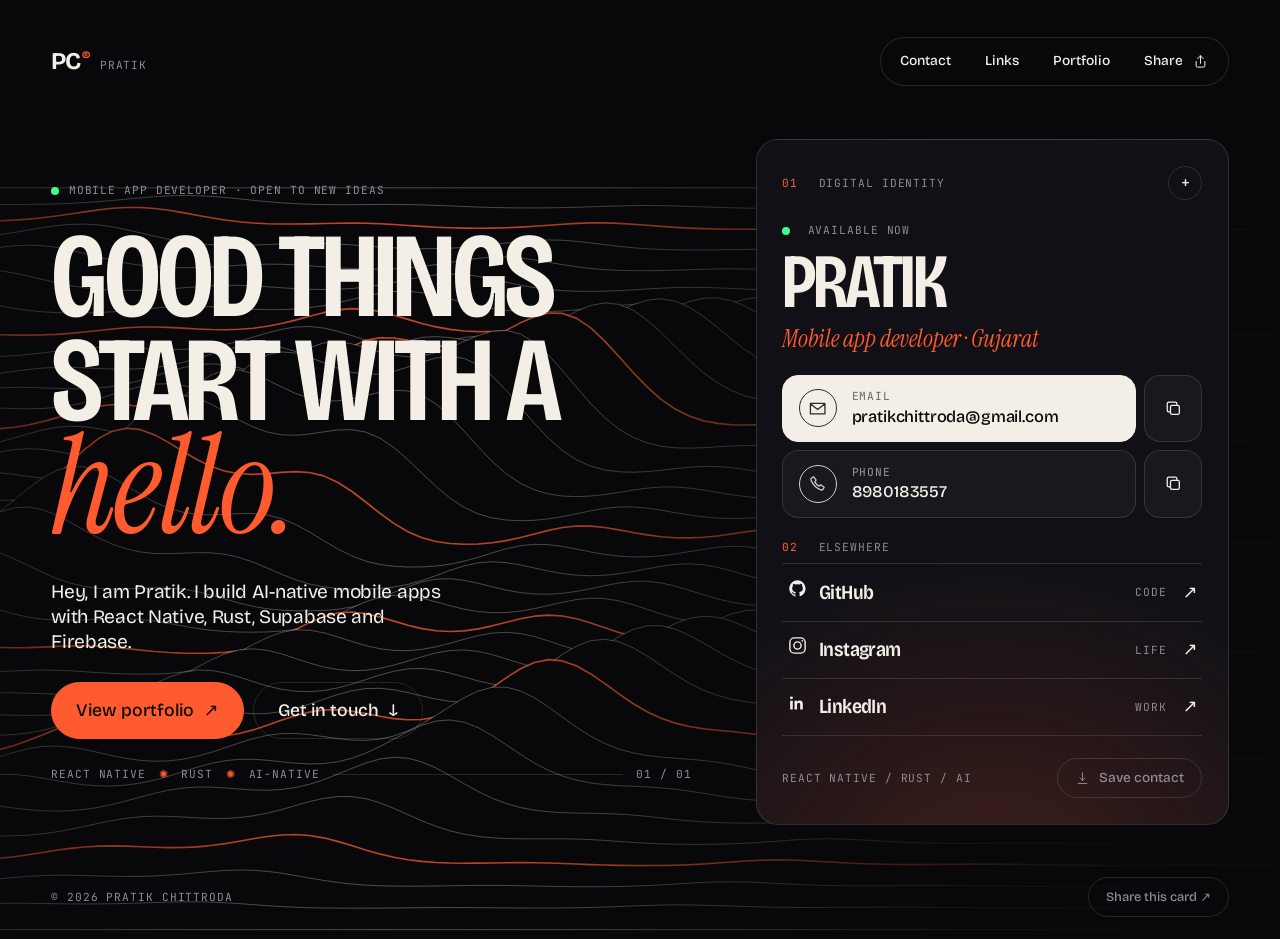
<file: Personal card/index.html>
<!doctype html>
<html lang="en">
  <head>
    <meta charset="UTF-8" />
    <meta name="viewport" content="width=device-width, initial-scale=1.0" />
    <meta name="theme-color" content="#08080b" />
    <meta name="description" content="Contact card of Pratik Chittroda, a mobile app developer in Gujarat, India building AI-native apps with React Native, Rust, Supabase and Firebase. Email, phone, links and portfolio." />
    <title>Pratik Chittroda — Digital card &amp; contact</title>
    <link rel="canonical" href="https://portfolio-card-ten-nu.vercel.app/" />
    <meta name="robots" content="index, follow, max-image-preview:large" />
    <meta name="author" content="Pratik Chittroda" />
    <meta property="og:type" content="profile" />
    <meta property="og:site_name" content="Pratik Chittroda" />
    <meta property="og:title" content="Pratik Chittroda — Digital card &amp; contact" />
    <meta property="og:description" content="Contact card of Pratik Chittroda, a mobile app developer in Gujarat, India building AI-native apps with React Native, Rust, Supabase and Firebase. Email, phone, links and portfolio." />
    <meta property="og:url" content="https://portfolio-card-ten-nu.vercel.app/" />
    <meta property="og:image" content="https://portfolio-card-ten-nu.vercel.app/portfolio/og.png" />
    <meta property="og:image:width" content="1200" />
    <meta property="og:image:height" content="630" />
    <meta property="og:image:alt" content="I build apps that feel alive — Pratik Chittroda, mobile app developer" />
    <meta property="og:locale" content="en_IN" />
    <meta name="twitter:card" content="summary_large_image" />
    <meta name="twitter:title" content="Pratik Chittroda — Digital card &amp; contact" />
    <meta name="twitter:description" content="Contact card of Pratik Chittroda, a mobile app developer in Gujarat, India building AI-native apps with React Native, Rust, Supabase and Firebase. Email, phone, links and portfolio." />
    <meta name="twitter:image" content="https://portfolio-card-ten-nu.vercel.app/portfolio/og.png" />
    <script type="application/ld+json">{"@context": "https://schema.org", "@graph": [{"@type": "WebSite", "@id": "https://portfolio-card-ten-nu.vercel.app/#site", "url": "https://portfolio-card-ten-nu.vercel.app/", "name": "Pratik Chittroda", "inLanguage": "en"}, {"@type": "ProfilePage", "@id": "https://portfolio-card-ten-nu.vercel.app/#page", "url": "https://portfolio-card-ten-nu.vercel.app/", "name": "Pratik Chittroda — Digital card", "isPartOf": {"@id": "https://portfolio-card-ten-nu.vercel.app/#site"}, "mainEntity": {"@id": "https://portfolio-card-ten-nu.vercel.app/#pratik"}}, {"@type": "Person", "@id": "https://portfolio-card-ten-nu.vercel.app/#pratik", "name": "Pratik Chittroda", "givenName": "Pratik", "familyName": "Chittroda", "alternateName": ["Pratik Chitroda", "Pratik", "Chittroda", "Chitroda"], "jobTitle": "Mobile App Developer", "description": "Mobile app developer building AI-native apps with React Native, Rust, Supabase and Firebase.", "url": "https://portfolio-card-ten-nu.vercel.app/portfolio/", "image": "https://portfolio-card-ten-nu.vercel.app/portfolio/og.png", "sameAs": ["https://github.com/pratikchittroda-cpu", "https://www.linkedin.com/in/pratik-chittroda/", "https://www.instagram.com/pratik.limitless"], "address": {"@type": "PostalAddress", "addressRegion": "Gujarat", "addressCountry": "IN"}, "knowsAbout": ["React Native", "Expo", "Rust", "Supabase", "Firebase", "TypeScript", "Mobile app development", "AI-native apps"]}]}</script>
    <link rel="icon" type="image/svg+xml" href="/portfolio/favicon.svg" />
    <link rel="preload" href="public/fonts/bricolage.woff2" as="font" type="font/woff2" crossorigin />
    <link rel="stylesheet" href="styles.css" />
  </head>
  <body>
    <main class="stage" id="top">
      <canvas class="waves" id="waves" aria-hidden="true"></canvas>
      <input class="card-zoom-toggle" id="cardZoomToggle" type="checkbox" aria-label="Focus card" />

      <header class="site-header shell">
        <a class="brand" href="#top" aria-label="Pratik home">
          <span class="brand-mark">PC<sup>®</sup></span>
          <span class="brand-name">Pratik</span>
        </a>
        <nav class="masthead-nav" aria-label="Primary navigation">
          <a href="#identity-card">Contact</a>
          <a href="#links">Links</a>
          <a href="/portfolio">Portfolio</a>
          <button class="share-button" id="shareTop" type="button" aria-label="Share this card">
            <span>Share</span>
            <svg viewBox="0 0 24 24" aria-hidden="true"><path d="M12 15V3m0 0L7.5 7.5M12 3l4.5 4.5M5 12v7a2 2 0 0 0 2 2h10a2 2 0 0 0 2-2v-7" /></svg>
          </button>
        </nav>
      </header>

      <section class="identity-layout shell" aria-label="Pratik's digital identity card">
        <div class="intro-panel">
          <p class="eyebrow"><span class="pulse"></span><span id="availability">Mobile app developer · Open to new ideas</span></p>
          <h1><span>Good things</span><span>start with a</span><em>hello.</em></h1>
          <p class="intro-copy" id="displayBio">Hey, I'm Pratik. I build AI-native mobile apps with React Native, Rust, Supabase and Firebase.</p>
          <div class="intro-actions">
            <a class="primary-link" id="websiteLink" href="/portfolio"><span>View portfolio</span><i aria-hidden="true">↗</i></a>
            <a class="text-link" href="#identity-card"><span>Get in touch</span><i aria-hidden="true">↓</i></a>
          </div>
          <div class="intro-foot" aria-hidden="true">
            <span>React Native</span><b>✺</b><span>Rust</span><b>✺</b><span>AI-native</span>
            <span class="foot-rule"></span>
            <span>01 / 01</span>
          </div>
        </div>

        <section class="identity-card" id="identity-card" aria-label="Contact card">
          <div class="card-outline" aria-hidden="true"></div>
          <div class="card-header">
            <span class="card-kicker"><b>01</b> Digital identity</span>
            <label class="card-mark" for="cardZoomToggle" title="Focus card">+</label>
          </div>

          <div class="card-body">
            <div class="card-info">
              <div class="card-identity">
                <p class="status-line"><span class="pulse"></span> Available now</p>
                <h2 id="displayName">Pratik</h2>
                <p class="role" id="displayRole">Mobile app developer</p>
              </div>

              <div class="contact-actions" aria-label="Contact actions">
                <div class="contact-row">
                  <a class="contact-anchor action-primary" id="emailLink" href="#" aria-label="Add email">
                    <span class="contact-icon" aria-hidden="true"><svg viewBox="0 0 24 24"><path d="M3 5.5h18v13H3zM3 6l9 7 9-7" /></svg></span>
                    <span class="contact-copy"><small>Email</small><strong id="emailText">Add email</strong></span>
                  </a>
                  <button class="copy-action" data-field="email" type="button" aria-label="Copy email"><svg viewBox="0 0 24 24" aria-hidden="true"><rect x="8" y="8" width="11" height="11" rx="2" /><path d="M16 8V6a2 2 0 0 0-2-2H6a2 2 0 0 0-2 2v8a2 2 0 0 0 2 2h2" /></svg></button>
                </div>
                <div class="contact-row">
                  <a class="contact-anchor" id="phoneLink" href="#" aria-label="Add phone">
                    <span class="contact-icon" aria-hidden="true"><svg viewBox="0 0 24 24"><path d="M7 3.5 4.5 5a2 2 0 0 0-.8 2.5c2.4 6.2 6.1 9.9 12.3 12.3a2 2 0 0 0 2.5-.8l1.5-2.5-4.2-3.1-2.1 1.7a14.3 14.3 0 0 1-5.3-5.3l1.7-2.1z" /></svg></span>
                    <span class="contact-copy"><small>Phone</small><strong id="phoneText">Add phone</strong></span>
                  </a>
                  <button class="copy-action" data-field="phone" type="button" aria-label="Copy phone"><svg viewBox="0 0 24 24" aria-hidden="true"><rect x="8" y="8" width="11" height="11" rx="2" /><path d="M16 8V6a2 2 0 0 0-2-2H6a2 2 0 0 0-2 2v8a2 2 0 0 0 2 2h2" /></svg></button>
                </div>
              </div>

              <div class="card-links" id="links">
                <div class="links-label"><span><b>02</b> Elsewhere</span></div>
                <nav class="social-links" aria-label="Social links">
                  <a class="social-link" data-social="github" href="#" aria-label="GitHub">
                    <span class="social-name"><span class="social-icon" aria-hidden="true"><svg viewBox="0 0 24 24"><path d="M12 2.5a9.5 9.5 0 0 0-3 18.51c.48.09.65-.21.65-.46v-1.7c-2.64.58-3.2-1.12-3.2-1.12-.43-1.1-1.05-1.4-1.05-1.4-.86-.59.07-.58.07-.58.95.07 1.45.98 1.45.98.85 1.45 2.22 1.03 2.76.79.09-.61.33-1.03.6-1.27-2.11-.24-4.33-1.06-4.33-4.7 0-1.04.37-1.89.98-2.56-.1-.24-.43-1.21.09-2.53 0 0 .8-.26 2.62.98a9.1 9.1 0 0 1 4.76 0c1.82-1.24 2.62-.98 2.62-.98.52 1.32.19 2.29.09 2.53.61.67.98 1.52.98 2.56 0 3.65-2.22 4.46-4.34 4.7.34.29.64.84.64 1.69v2.51c0 .25.17.55.65.46A9.5 9.5 0 0 0 12 2.5Z" /></svg></span> GitHub</span><span class="social-subtitle">Code</span><i aria-hidden="true">↗</i>
                  </a>
                  <a class="social-link" data-social="instagram" href="#" aria-label="Instagram">
                    <span class="social-name"><span class="social-icon" aria-hidden="true"><svg viewBox="0 0 24 24"><rect x="3.3" y="3.3" width="17.4" height="17.4" rx="5" /><circle cx="12" cy="12" r="4.1" /><circle cx="17.5" cy="6.6" r="1" class="social-dot" /></svg></span> Instagram</span><span class="social-subtitle">Life</span><i aria-hidden="true">↗</i>
                  </a>
                  <a class="social-link" data-social="linkedin" href="#" aria-label="LinkedIn">
                    <span class="social-name"><span class="social-icon" aria-hidden="true"><svg viewBox="0 0 24 24"><path d="M5.1 8.4A1.7 1.7 0 1 1 5.1 5a1.7 1.7 0 0 1 0 3.4ZM3.6 10h3v10h-3V10Zm5.1 0h2.9v1.37h.04c.4-.76 1.38-1.56 2.84-1.56 3.03 0 3.59 1.99 3.59 4.58V20h-3v-4.98c0-1.19-.02-2.72-1.66-2.72s-1.92 1.3-1.92 2.64V20h-2.9V10Z" /></svg></span> LinkedIn</span><span class="social-subtitle">Work</span><i aria-hidden="true">↗</i>
                  </a>
                </nav>
              </div>
            </div>
          </div>

          <div class="card-footer">
            <span class="footer-note">React Native / Rust / AI</span>
            <button class="save-button" id="saveContact" type="button"><svg viewBox="0 0 24 24" aria-hidden="true"><path d="M12 3v12m0 0 4-4m-4 4-4-4M5 20h14" /></svg><span>Save contact</span></button>
          </div>
        </section>
      </section>

      <div class="stage-footer shell">
        <span>© 2026 Pratik Chittroda</span>
        <button class="share-trigger" id="qrTrigger" type="button">Share this card ↗</button>
      </div>
    </main>

    <div class="toast" id="toast" role="status" aria-live="polite"><span class="toast-check">✓</span><span id="toastText">Copied to clipboard</span></div>

    <dialog class="contact-dialog" id="contactDialog" aria-labelledby="dialogTitle">
      <div class="dialog-inner">
        <button class="dialog-close" id="dialogClose" type="button" aria-label="Close share dialog">×</button>
        <p class="eyebrow"><span class="pulse"></span> Share this card</p>
        <h2 id="dialogTitle">Pass it along.</h2>
        <label class="share-field" for="shareUrl"><span>Public card URL</span><input id="shareUrl" type="url" readonly value="" /></label>
        <button class="copy-link" id="copyLink" type="button"><span>Copy link</span><i aria-hidden="true">⧉</i></button>
        <p class="dialog-hint" id="dialogHint">Copy the link and send it to someone who should say hello.</p>
        <button class="dialog-save" id="dialogSave" type="button"><svg viewBox="0 0 24 24" aria-hidden="true"><path d="M12 3v12m0 0 4-4m-4 4-4-4M5 20h14" /></svg><span>Save contact</span></button>
      </div>
    </dialog>

    <script src="app.js"></script>
    <script src="public/waves.js" defer></script>
  </body>
</html>
</file>
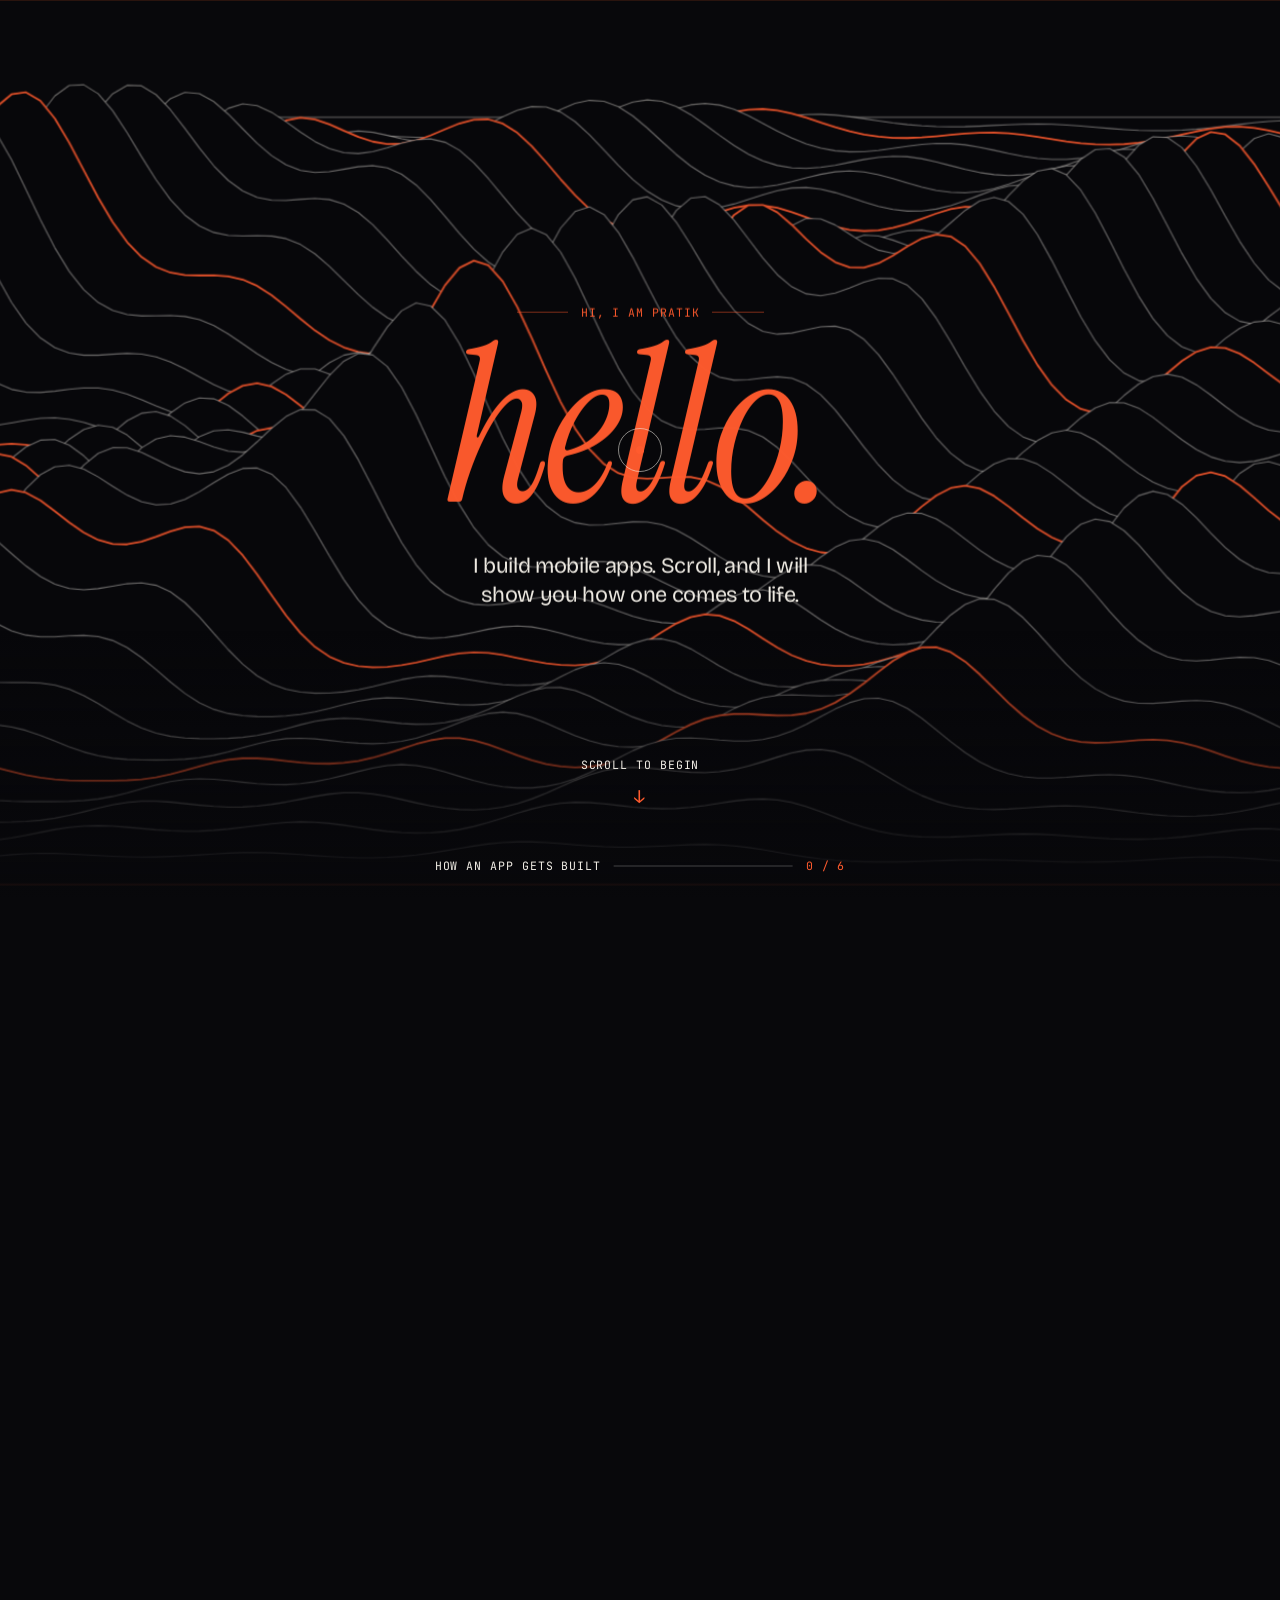
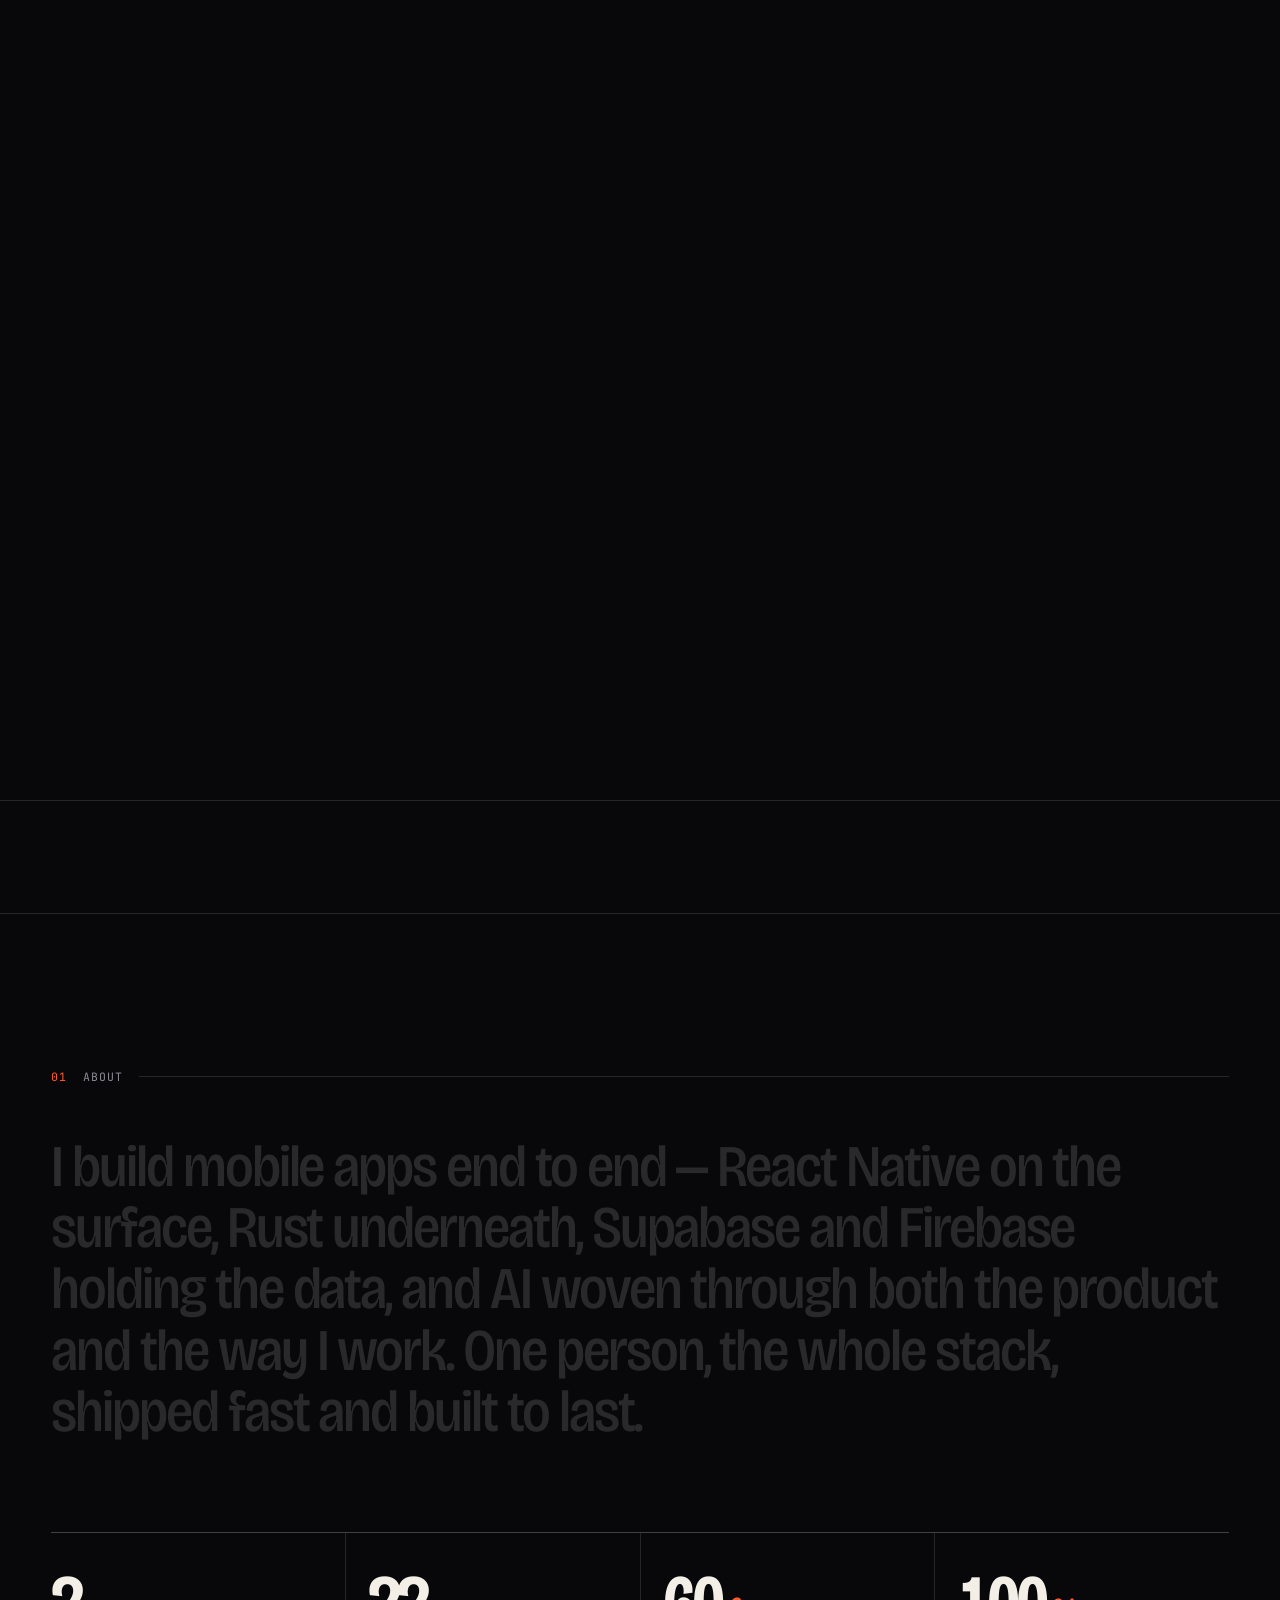
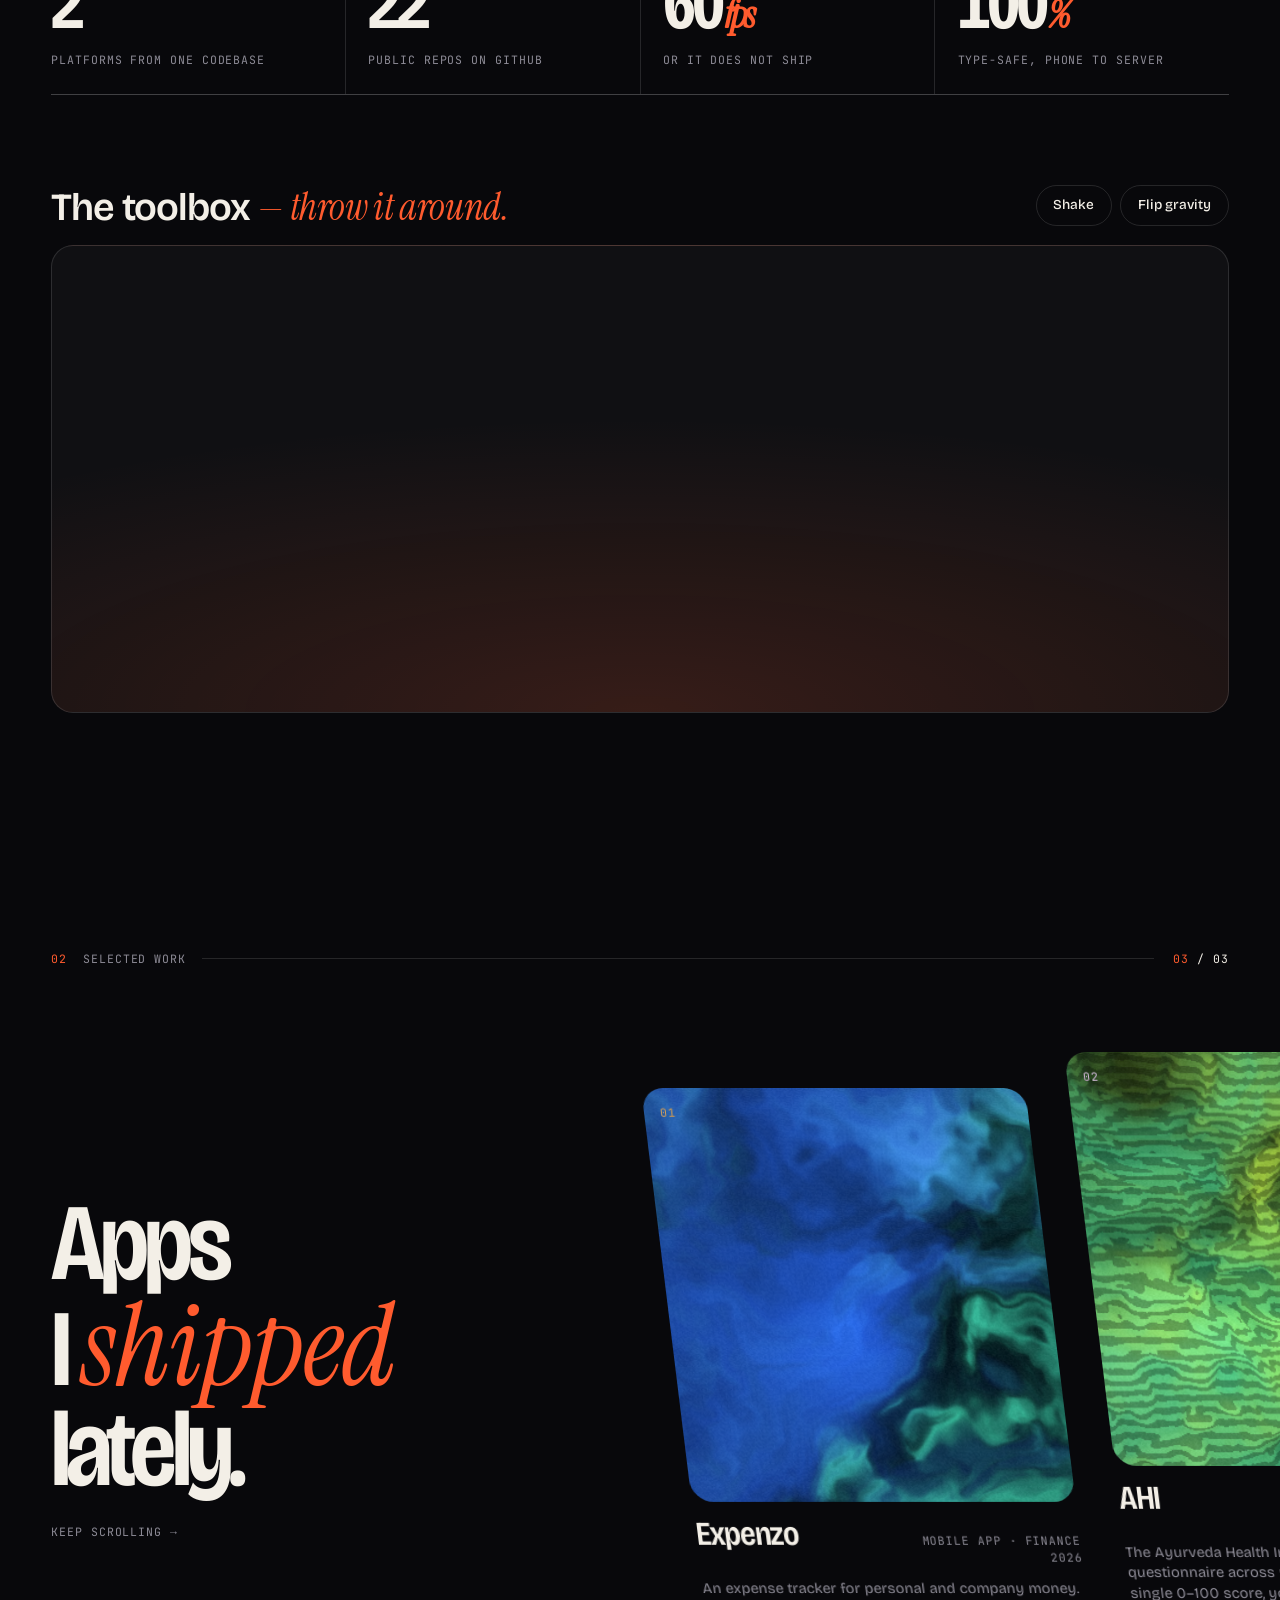
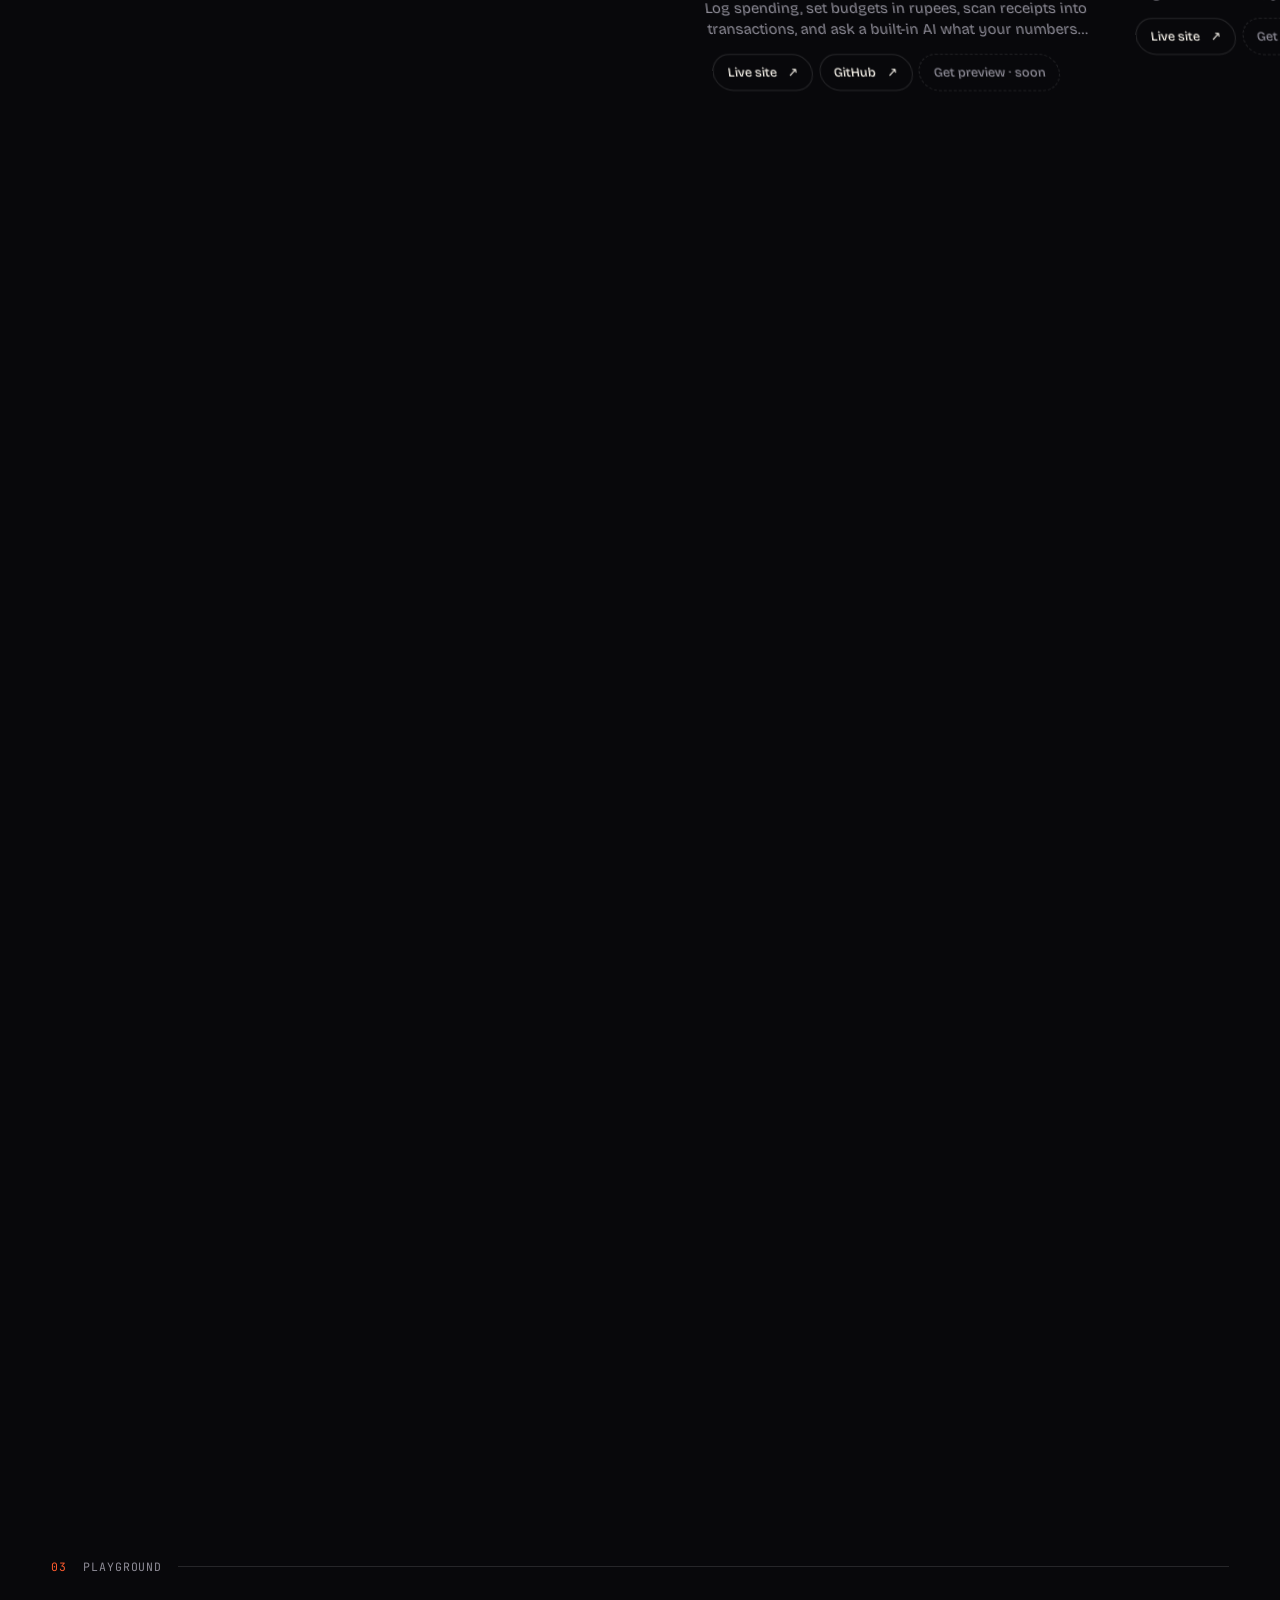
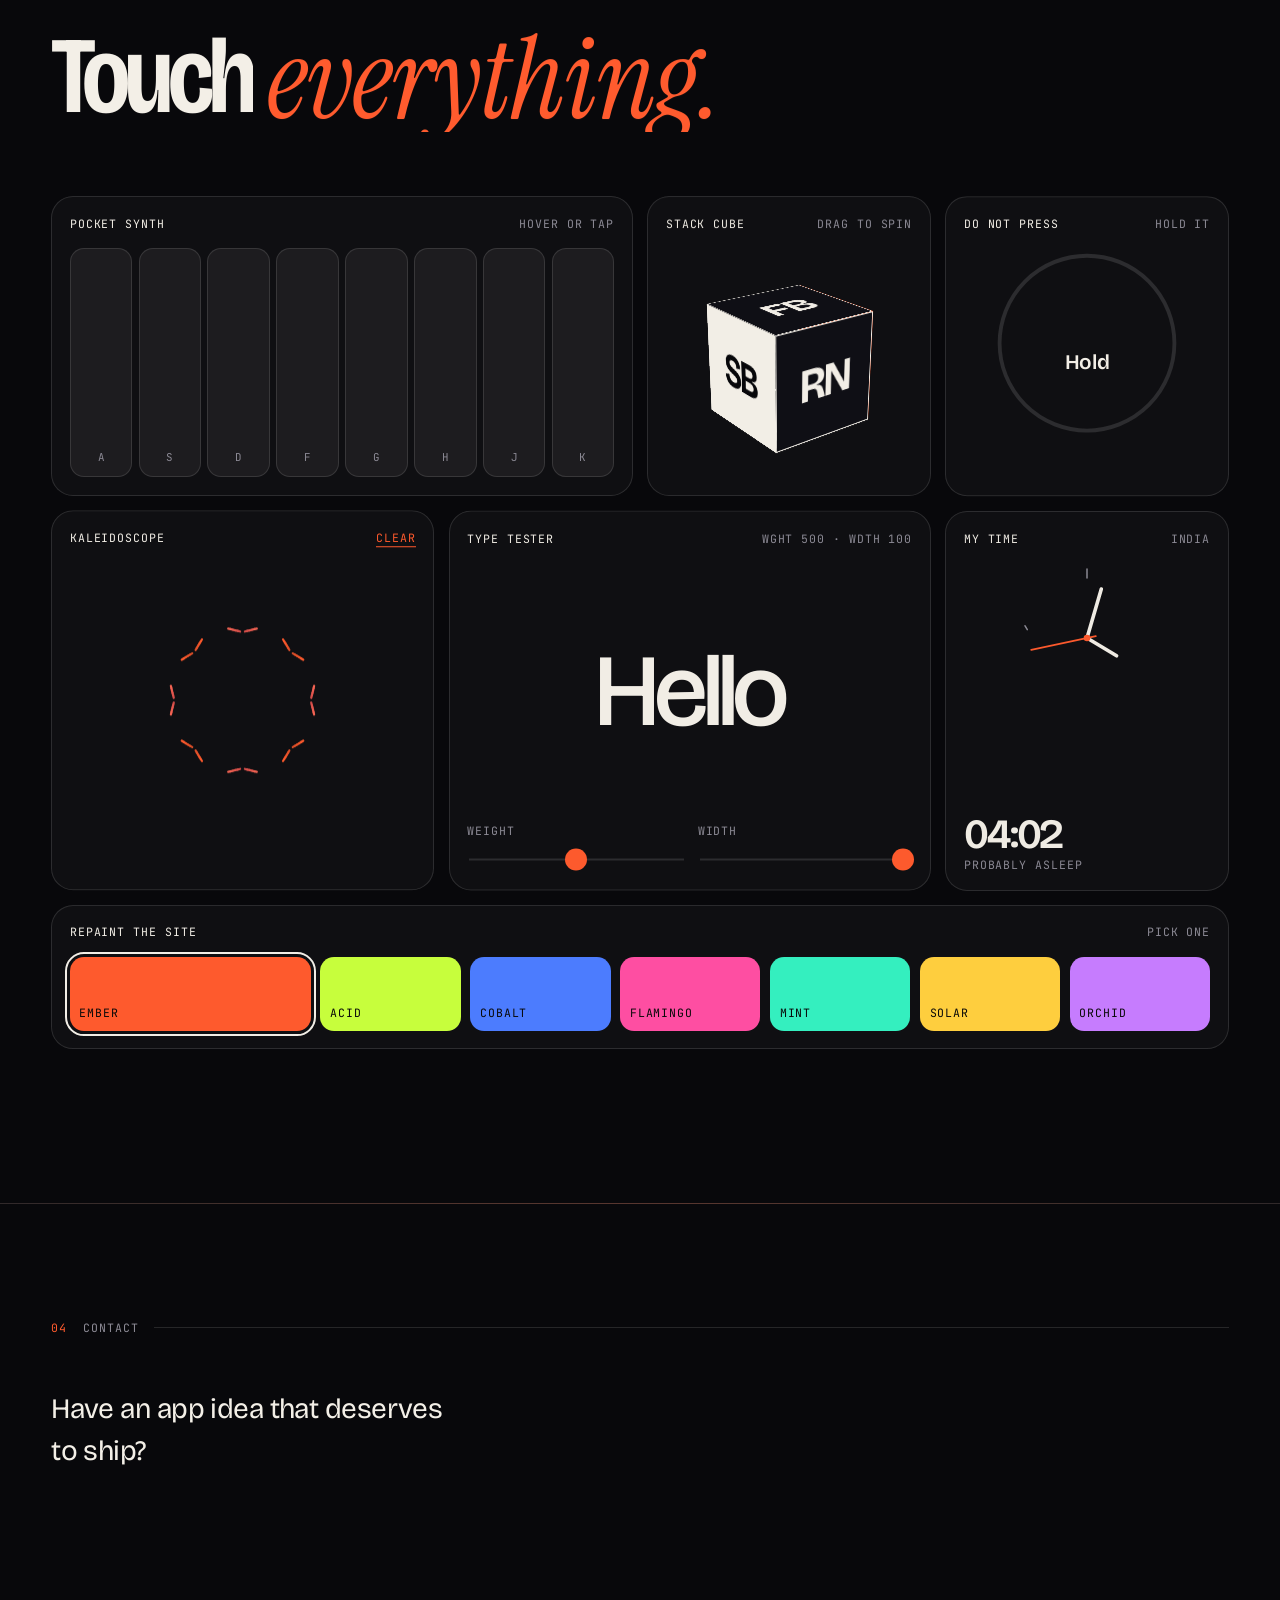
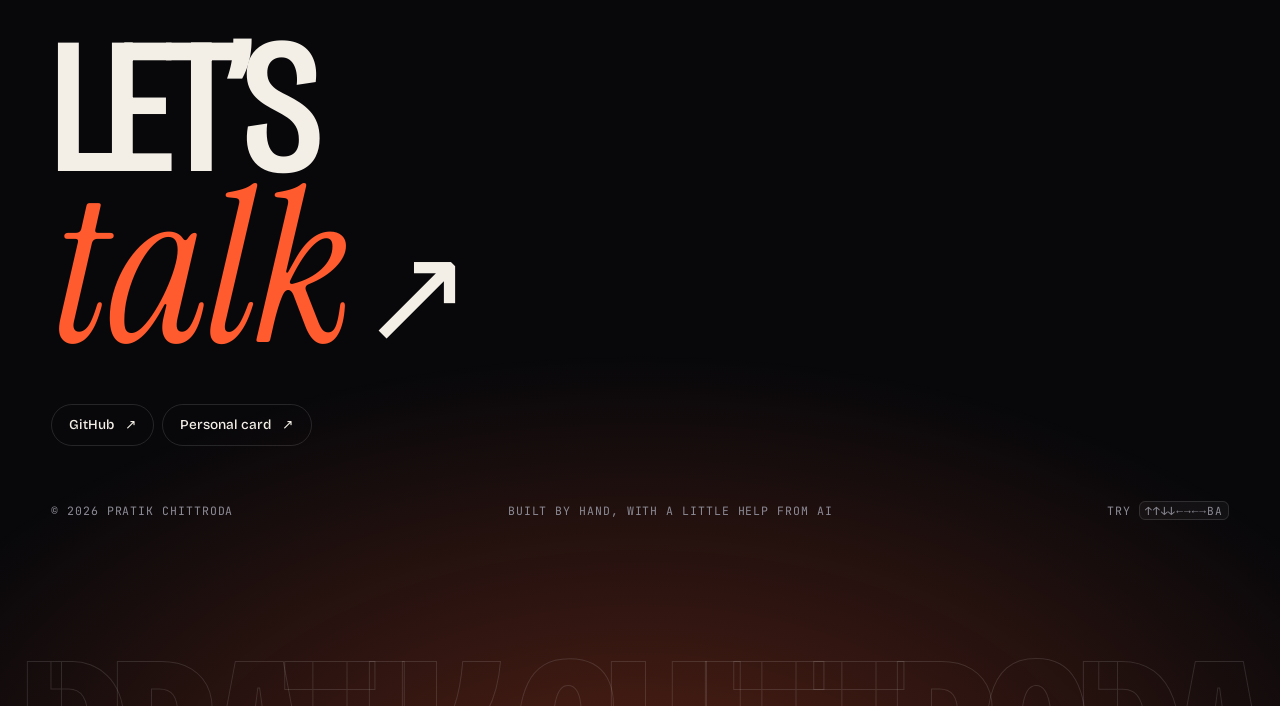
<file: Portfolio/index.html>
<!doctype html>
<html lang="en" data-theme="dark">
  <head>
    <meta charset="UTF-8" />
    <meta name="viewport" content="width=device-width, initial-scale=1.0" />
    <meta name="description" content="Portfolio of Pratik Chittroda, a mobile app developer in India building AI-native apps with React Native, Rust, Supabase and Firebase. See Expenzo, AHI and ReleaseArc." />
    <meta name="theme-color" content="#08080b" />
    <link rel="icon" type="image/svg+xml" href="./favicon.svg" />
    <title>Pratik Chittroda — Mobile App Developer | React Native, Rust &amp; AI</title>
    <link rel="canonical" href="https://portfolio-card-ten-nu.vercel.app/portfolio/" />
    <meta name="robots" content="index, follow, max-image-preview:large" />
    <meta name="author" content="Pratik Chittroda" />
    <meta property="og:type" content="profile" />
    <meta property="og:site_name" content="Pratik Chittroda" />
    <meta property="og:title" content="Pratik Chittroda — Mobile App Developer | React Native, Rust &amp; AI" />
    <meta property="og:description" content="Portfolio of Pratik Chittroda, a mobile app developer in India building AI-native apps with React Native, Rust, Supabase and Firebase. See Expenzo, AHI and ReleaseArc." />
    <meta property="og:url" content="https://portfolio-card-ten-nu.vercel.app/portfolio/" />
    <meta property="og:image" content="https://portfolio-card-ten-nu.vercel.app/portfolio/og.png" />
    <meta property="og:image:width" content="1200" />
    <meta property="og:image:height" content="630" />
    <meta property="og:image:alt" content="I build apps that feel alive — Pratik Chittroda, mobile app developer" />
    <meta property="og:locale" content="en_IN" />
    <meta name="twitter:card" content="summary_large_image" />
    <meta name="twitter:title" content="Pratik Chittroda — Mobile App Developer | React Native, Rust &amp; AI" />
    <meta name="twitter:description" content="Portfolio of Pratik Chittroda, a mobile app developer in India building AI-native apps with React Native, Rust, Supabase and Firebase. See Expenzo, AHI and ReleaseArc." />
    <meta name="twitter:image" content="https://portfolio-card-ten-nu.vercel.app/portfolio/og.png" />
    <script type="application/ld+json">{"@context": "https://schema.org", "@graph": [{"@type": "WebSite", "@id": "https://portfolio-card-ten-nu.vercel.app/#site", "url": "https://portfolio-card-ten-nu.vercel.app/", "name": "Pratik Chittroda", "inLanguage": "en"}, {"@type": "ProfilePage", "@id": "https://portfolio-card-ten-nu.vercel.app/portfolio/#page", "url": "https://portfolio-card-ten-nu.vercel.app/portfolio/", "name": "Pratik Chittroda — Mobile App Developer", "isPartOf": {"@id": "https://portfolio-card-ten-nu.vercel.app/#site"}, "mainEntity": {"@id": "https://portfolio-card-ten-nu.vercel.app/#pratik"}, "primaryImageOfPage": "https://portfolio-card-ten-nu.vercel.app/portfolio/og.png"}, {"@type": "Person", "@id": "https://portfolio-card-ten-nu.vercel.app/#pratik", "name": "Pratik Chittroda", "givenName": "Pratik", "familyName": "Chittroda", "alternateName": ["Pratik Chitroda", "Pratik", "Chittroda", "Chitroda"], "jobTitle": "Mobile App Developer", "description": "Mobile app developer building AI-native apps with React Native, Rust, Supabase and Firebase.", "url": "https://portfolio-card-ten-nu.vercel.app/portfolio/", "image": "https://portfolio-card-ten-nu.vercel.app/portfolio/og.png", "sameAs": ["https://github.com/pratikchittroda-cpu", "https://www.linkedin.com/in/pratik-chittroda/", "https://www.instagram.com/pratik.limitless"], "address": {"@type": "PostalAddress", "addressRegion": "Gujarat", "addressCountry": "IN"}, "knowsAbout": ["React Native", "Expo", "Rust", "Supabase", "Firebase", "TypeScript", "Mobile app development", "AI-native apps"]}, {"@type": "ItemList", "name": "Selected work", "itemListElement": [{"@type": "ListItem", "position": 1, "item": {"@type": "CreativeWork", "name": "Expenzo", "url": "https://project1-7a465.web.app", "description": "Expense tracker for personal and company money with budgets, receipt scanning and a built-in AI assistant.", "author": {"@id": "https://portfolio-card-ten-nu.vercel.app/#pratik"}}}, {"@type": "ListItem", "position": 2, "item": {"@type": "CreativeWork", "name": "AHI — Ayurveda Health Index", "url": "https://ahi-health-index.vercel.app", "description": "Guided health questionnaire that gives a 0–100 score, body type and a daily plan, for iOS, Android and web.", "author": {"@id": "https://portfolio-card-ten-nu.vercel.app/#pratik"}}}, {"@type": "ListItem", "position": 3, "item": {"@type": "CreativeWork", "name": "ReleaseArc", "url": "https://project-pulse-navy.vercel.app", "description": "Delivery intelligence for engineering teams connecting sprint planning, GitHub activity, code review and CI/CD.", "author": {"@id": "https://portfolio-card-ten-nu.vercel.app/#pratik"}}}]}]}</script>
    <script type="module" crossorigin src="./assets/index-CK3M4NSa.js"></script>
    <link rel="stylesheet" crossorigin href="./assets/index-bODnni2A.css">
  </head>
  <body class="is-loading">
    <!-- Preloader -->
    <div class="preloader" id="preloader" aria-hidden="true">
      <div class="preloader__top mono"><span data-bind="name"></span><span>Portfolio ©2026</span></div>
      <div class="preloader__count"><span id="preloader-count">0</span><i>%</i></div>
      <div class="preloader__bar"><span id="preloader-bar"></span></div>
    </div>

    <!-- Global chrome -->
    <div class="progress" aria-hidden="true"><span id="progress-bar"></span></div>
    <div class="cursor" id="cursor" aria-hidden="true"><div class="cursor__ring"><span class="cursor__label"></span></div><div class="cursor__dot"></div></div>
    <canvas id="confetti" aria-hidden="true"></canvas>
    <div class="toasts" id="toasts" role="status" aria-live="polite"></div>

    <header class="header" id="header">
      <a href="#top" class="logo" data-magnetic data-cursor="Top" aria-label="Back to top">
        <span class="logo__mark" data-bind="initials"></span><sup>®</sup>
      </a>
      <nav class="nav" aria-label="Main">
        <a href="#about" class="roll" data-sfx><span data-text="About">About</span></a>
        <a href="#work" class="roll" data-sfx><span data-text="Work">Work</span></a>
        <a href="#play" class="roll" data-sfx><span data-text="Playground">Playground</span></a>
        <a href="#path" class="roll" data-sfx><span data-text="Path">Path</span></a>
        <a href="#contact" class="roll" data-sfx><span data-text="Contact">Contact</span></a>
      </nav>
      <div class="header__tools">
        <span class="mono header__time" id="header-time"></span>
        <button class="chip" id="palette-open" data-magnetic data-sfx aria-label="Open command menu"><kbd>⌘</kbd><kbd>K</kbd></button>
        <button class="chip chip--icon" id="sound-toggle" data-magnetic aria-pressed="false" aria-label="Toggle sound">
          <span class="eq"><i></i><i></i><i></i><i></i></span>
        </button>
        <button class="chip chip--icon" id="theme-toggle" data-magnetic data-sfx aria-label="Toggle light and dark theme">
          <span class="theme-orb"></span>
        </button>
      </div>
    </header>

    <nav class="dots" id="dots" aria-label="Sections"></nav>

    <noscript>
      <div style="max-width:42rem;margin:0 auto;padding:6rem 1.5rem;font:1rem/1.6 system-ui,sans-serif;color:#f3efe7">
        <h1>Pratik Chittroda — Mobile App Developer</h1>
        <p>Pratik Chittroda (also written Pratik Chitroda). I build AI-native mobile apps end to end with React Native, Rust, Supabase and Firebase. This portfolio is interactive and needs JavaScript; here is the short version.</p>
        <ul>
          <li><a href="https://project1-7a465.web.app">Expenzo</a> — expense tracker with budgets, receipt scanning and a built-in AI assistant.</li>
          <li><a href="https://ahi-health-index.vercel.app">AHI</a> — the Ayurveda Health Index: a guided questionnaire, a 0–100 score and a daily plan.</li>
          <li><a href="https://project-pulse-navy.vercel.app">ReleaseArc</a> — delivery intelligence connecting sprints, GitHub, code review and CI/CD.</li>
        </ul>
        <p><a href="https://github.com/pratikchittroda-cpu">GitHub</a> · <a href="https://portfolio-card-ten-nu.vercel.app/">Contact card</a></p>
      </div>
    </noscript>
    <main id="top">
      <!-- HERO -->
      <section class="hero" id="hero" data-section="Intro">
        <div class="hero__media">
          <canvas id="hero-gl"></canvas>
        </div>
        <div class="hero__words" id="hero-words"></div>
        <div class="hero__hint mono" id="hero-hint" aria-hidden="true"><span>Scroll to begin</span><i>↓</i></div>
        <div class="hero__hud mono" id="hero-hud" aria-hidden="true">
          <span id="hero-hud-label">How an app gets built</span><i><b id="hero-hud-bar"></b></i><span id="hero-hud-n">0 / 6</span>
        </div>
        <div class="hero__top mono">
          <span><b class="pulse"></b> <span id="avail">Available for select work</span></span>
          <span data-bind="location"></span>
          <span class="hide-s">Folio — Vol. 26</span>
        </div>
        <h1 class="hero__title" id="hero-title" aria-label="I build apps that feel alive">
          <span class="line"><span class="line__in" data-vf>I build</span></span>
          <span class="line line--r"><span class="line__in" data-vf>apps that</span></span>
          <span class="line"><span class="line__in"><span data-vf>feel</span> <em class="serif accent" data-vf-skip>alive.</em></span></span>
        </h1>
        <div class="hero__bottom">
          <p class="hero__lede"><span data-bind="name"></span> — <span class="scramble accent" id="role-scramble"></span><br />building AI-native mobile apps with React Native, Rust, Supabase and Firebase.</p>
          <a href="#work" class="btn btn--ghost" data-magnetic data-cursor="Go" data-sfx><span>See the work</span><i>↓</i></a>
          <div class="stamp" data-cursor="Hi!" aria-hidden="true">
            <svg viewBox="0 0 120 120"><defs><path id="circ" d="M60,60 m-46,0 a46,46 0 1,1 92,0 a46,46 0 1,1 -92,0" /></defs>
              <text><textPath href="#circ">SCROLL · DRAG · CLICK · PLAY · SCROLL · DRAG · CLICK · PLAY · </textPath></text></svg>
            <span>✺</span>
          </div>
        </div>
      </section>

      <!-- MARQUEE -->
      <div class="marquee" id="marquee" aria-hidden="true">
        <div class="marquee__track">
          <span>React Native <i>✺</i> Rust <i>✺</i> AI-native <i>✺</i> Supabase <i>✺</i> Firebase <i>✺</i> iOS + Android <i>✺</i>&nbsp;</span>
          <span>React Native <i>✺</i> Rust <i>✺</i> AI-native <i>✺</i> Supabase <i>✺</i> Firebase <i>✺</i> iOS + Android <i>✺</i>&nbsp;</span>
        </div>
      </div>

      <!-- ABOUT -->
      <section class="about wrap" id="about" data-section="About">
        <div class="eyebrow mono"><span>01</span> About</div>
        <p class="about__statement" id="about-statement"></p>
        <div class="stats" id="stats"></div>

        <div class="lab">
          <div class="lab__head">
            <h3 class="h3">The toolbox <span class="serif accent">— throw it around.</span></h3>
            <div class="lab__actions">
              <button class="btn btn--sm" id="phys-shake" data-magnetic data-sfx><span>Shake</span></button>
              <button class="btn btn--sm" id="phys-gravity" data-magnetic data-sfx><span>Flip gravity</span></button>
            </div>
          </div>
          <div class="physics" id="physics" data-cursor="Drag"></div>
        </div>
      </section>

      <!-- WORK -->
      <section class="work" id="work" data-section="Work">
        <div class="work__pin">
          <div class="work__head wrap">
            <div class="eyebrow mono"><span>02</span> Selected work</div>
            <div class="work__count mono"><span id="work-index">01</span> / <span id="work-total">05</span></div>
          </div>
          <div class="work__track" id="work-track">
            <div class="work__intro">
              <h2 class="h2">Apps<br />I <em class="serif accent">shipped</em><br />lately.</h2>
              <p class="mono muted">Keep scrolling →</p>
            </div>
          </div>
        </div>
      </section>

      <!-- PLAYGROUND -->
      <section class="play wrap" id="play" data-section="Playground">
        <div class="eyebrow mono"><span>03</span> Playground</div>
        <h2 class="h2 split">Touch <em class="serif accent">everything.</em></h2>
        <div class="bento">
          <article class="cell cell--synth" data-spot>
            <header class="cell__head mono"><span>Pocket synth</span><span>Hover or tap</span></header>
            <div class="synth" id="synth"></div>
            <canvas class="synth__viz" id="synth-viz"></canvas>
          </article>

          <article class="cell cell--cube" data-spot data-cursor="Spin">
            <header class="cell__head mono"><span>Stack cube</span><span>Drag to spin</span></header>
            <div class="cube-scene" id="cube-scene">
              <div class="cube" id="cube">
                <div class="cube__f cube__f--1">RN</div><div class="cube__f cube__f--2">RS</div>
                <div class="cube__f cube__f--3">AI</div><div class="cube__f cube__f--4">SB</div>
                <div class="cube__f cube__f--5">FB</div><div class="cube__f cube__f--6">♥</div>
              </div>
            </div>
          </article>

          <article class="cell cell--accent" data-spot>
            <header class="cell__head mono"><span>Repaint the site</span><span>Pick one</span></header>
            <div class="swatches" id="swatches"></div>
          </article>

          <article class="cell cell--kal" data-spot data-cursor="Draw">
            <header class="cell__head mono"><span>Kaleidoscope</span><button class="link mono" id="kal-clear" data-sfx>Clear</button></header>
            <canvas id="kal"></canvas>
          </article>

          <article class="cell cell--type" data-spot>
            <header class="cell__head mono"><span>Type tester</span><span id="type-read">wght 500 · wdth 100</span></header>
            <div class="tester" id="tester" contenteditable="true" spellcheck="false" aria-label="Editable sample text">Hello</div>
            <div class="tester__ctl">
              <label class="mono">Weight<input type="range" id="t-wght" min="200" max="800" value="500" /></label>
              <label class="mono">Width<input type="range" id="t-wdth" min="75" max="100" value="100" /></label>
            </div>
          </article>

          <article class="cell cell--clock" data-spot>
            <header class="cell__head mono"><span>My time</span><span id="clock-zone"></span></header>
            <div class="clock">
              <svg viewBox="0 0 100 100" id="clock-svg" aria-hidden="true">
                <g id="clock-ticks"></g>
                <line id="ch" x1="50" y1="50" x2="50" y2="27" /><line id="cm" x1="50" y1="50" x2="50" y2="16" /><line id="cs" x1="50" y1="56" x2="50" y2="12" />
                <circle cx="50" cy="50" r="2.2" />
              </svg>
              <div><div class="clock__digits" id="clock-digits">--:--</div><div class="mono muted" id="clock-status"></div></div>
            </div>
          </article>

          <article class="cell cell--hold" data-spot>
            <header class="cell__head mono"><span>Do not press</span><span>Hold it</span></header>
            <button class="hold" id="hold" data-cursor="Hold" aria-label="Press and hold">
              <svg viewBox="0 0 100 100"><circle cx="50" cy="50" r="46" /><circle class="hold__ring" id="hold-ring" cx="50" cy="50" r="46" /></svg>
              <span id="hold-label">Hold</span>
            </button>
          </article>
        </div>
      </section>

      <!-- PATH -->
      <section class="path wrap" id="path" data-section="Path">
        <div class="eyebrow mono"><span>04</span> Path</div>
        <h2 class="h2 split">The road <em class="serif accent">so far.</em></h2>
        <div class="timeline" id="timeline">
          <div class="timeline__rail"><span id="timeline-fill"></span></div>
          <div class="timeline__items" id="timeline-items"></div>
        </div>
      </section>

      <!-- WORDS -->
      <section class="words wrap" id="words" data-section="Words">
        <div class="eyebrow mono"><span>05</span> Kind words</div>
        <div class="words__grid">
          <h2 class="h2 split">Said by <em class="serif accent">people</em> I built with.</h2>
          <div class="stack-wrap">
            <div class="stack" id="stack" data-cursor="Drag"></div>
            <p class="mono muted">Drag a card away →</p>
          </div>
        </div>
      </section>

      <!-- CONTACT -->
      <section class="contact" id="contact" data-section="Contact">
        <div class="wrap">
          <div class="eyebrow mono"><span>06</span> Contact</div>
          <p class="contact__kicker">Have an app idea that deserves to ship?</p>
          <a class="contact__big" id="contact-big" href="#" data-cursor="Write">
            <span class="contact__row" data-vf>Let’s</span>
            <span class="contact__row"><em class="serif accent">talk</em><i class="contact__arrow">↗</i></span>
          </a>
          <div class="contact__meta">
            <button class="btn" id="copy-email" data-magnetic data-sfx><span id="copy-email-label">Copy email</span><i>⧉</i></button>
            <div class="socials" id="socials"></div>
          </div>
        </div>
        <footer class="footer wrap mono">
          <span>© 2026 <span data-bind="name"></span></span>
          <span class="hide-s">Built by hand, with a little help from AI</span>
          <span>Try <kbd>↑↑↓↓←→←→BA</kbd></span>
        </footer>
        <div class="footer__giant" id="footer-giant" aria-hidden="true" data-bind="name"></div>
      </section>
    </main>

    <!-- Project detail -->
    <div class="sheet" id="sheet" role="dialog" aria-modal="true" aria-hidden="true" aria-labelledby="sheet-title">
      <button class="sheet__close btn btn--sm" id="sheet-close" data-magnetic><span>Close</span><i>✕</i></button>
      <div class="sheet__body" id="sheet-body"></div>
    </div>

    <!-- Command palette -->
    <div class="cmd" id="cmd" role="dialog" aria-modal="true" aria-hidden="true" aria-label="Command menu">
      <div class="cmd__panel">
        <input class="cmd__input" id="cmd-input" type="text" placeholder="Type a command or jump somewhere…" autocomplete="off" aria-label="Search commands" />
        <ul class="cmd__list" id="cmd-list" role="listbox"></ul>
        <div class="cmd__foot mono"><span><kbd>↑</kbd><kbd>↓</kbd> navigate</span><span><kbd>↵</kbd> run</span><span><kbd>esc</kbd> close</span></div>
      </div>
    </div>

  </body>
</html>
</file>
<file: Personal card/styles.css>
/* Personal card — same visual language as /portfolio:
   ink background, warm off-white type, ember accent, condensed grotesque + serif italic + mono. */
@font-face { font-family: 'Bricolage'; src: url('public/fonts/bricolage.woff2') format('woff2'); font-weight: 200 800; font-stretch: 75% 100%; font-display: swap; }
@font-face { font-family: 'Instrument Serif'; src: url('public/fonts/instrument-serif-italic.woff2') format('woff2'); font-style: italic; font-weight: 400; font-display: swap; }
@font-face { font-family: 'JetBrains Mono'; src: url('public/fonts/jetbrains-mono.woff2') format('woff2'); font-weight: 100 800; font-display: swap; }

:root {
  --bg: #08080b; --bg-2: #101016; --fg: #f3efe7; --muted: #8d8b96;
  --line: rgba(255, 255, 255, 0.12); --card: rgba(255, 255, 255, 0.035);
  --accent: #ff5b2e; --accent-ink: #0a0a0a;
  --sans: 'Bricolage', system-ui, sans-serif; --serif: 'Instrument Serif', 'Times New Roman', serif; --mono: 'JetBrains Mono', ui-monospace, monospace;
  --ease: cubic-bezier(0.22, 1, 0.36, 1); --pad: clamp(1.1rem, 4vw, 4rem); --radius: 22px;
  color-scheme: dark;
}
*, *::before, *::after { box-sizing: border-box; }
html { -webkit-text-size-adjust: 100%; scroll-behavior: smooth; }
body { margin: 0; background: var(--bg); color: var(--fg); font-family: var(--sans); font-size: clamp(1rem, 0.95rem + 0.2vw, 1.1rem); line-height: 1.45; -webkit-font-smoothing: antialiased; overflow-x: hidden; }
a { color: inherit; text-decoration: none; }
button { font: inherit; color: inherit; background: none; border: 0; padding: 0; cursor: pointer; }
h1, h2, p { margin: 0; }
svg { width: 1.1em; height: 1.1em; fill: none; stroke: currentColor; stroke-width: 1.6; stroke-linecap: round; stroke-linejoin: round; flex: none; }
::selection { background: var(--accent); color: var(--accent-ink); }
:focus-visible { outline: 2px solid var(--accent); outline-offset: 4px; border-radius: 8px; }

/* Shared: mono labels and pill buttons with the fill-up hover from the portfolio */
.eyebrow, .masthead-nav, .intro-foot, .card-kicker, .status-line, .contact-copy small, .links-label, .social-subtitle, .footer-note, .stage-footer, .share-field span, .dialog-hint {
  font-family: var(--mono); font-size: 0.7rem; letter-spacing: 0.08em; text-transform: uppercase;
}
.primary-link, .text-link, .save-button, .share-button, .copy-link, .dialog-save, .share-trigger {
  position: relative; display: inline-flex; align-items: center; gap: 0.6rem; padding: 0.95rem 1.5rem; border-radius: 99px; border: 1px solid var(--fg);
  font-weight: 500; white-space: nowrap; overflow: hidden; isolation: isolate; transition: color 0.4s var(--ease), border-color 0.4s;
}
.primary-link::before, .text-link::before, .save-button::before, .share-button::before, .copy-link::before, .dialog-save::before, .share-trigger::before {
  content: ''; position: absolute; inset: 0; z-index: -1; background: var(--accent); border-radius: 50% 50% 0 0; transform: translateY(102%); transition: transform 0.55s var(--ease), border-radius 0.55s var(--ease);
}
.primary-link:hover, .text-link:hover, .save-button:hover, .share-button:hover, .copy-link:hover, .dialog-save:hover, .share-trigger:hover { color: var(--accent-ink); border-color: var(--accent); }
.primary-link:hover::before, .text-link:hover::before, .save-button:hover::before, .share-button:hover::before, .copy-link:hover::before, .dialog-save:hover::before, .share-trigger:hover::before { transform: none; border-radius: 0; }
.primary-link i, .text-link i, .copy-link i { font-style: normal; transition: transform 0.4s var(--ease); }
.primary-link:hover i { transform: translate(2px, -2px); }
.primary-link { background: var(--accent); color: var(--accent-ink); border-color: var(--accent); }
.primary-link::before { background: var(--fg); }
.primary-link:hover { border-color: var(--fg); }
.text-link, .save-button, .share-button, .share-trigger { border-color: var(--line); }
.share-button, .share-trigger, .save-button { padding: 0.6rem 1.05rem; font-size: 0.85rem; font-family: var(--sans); letter-spacing: 0; text-transform: none; }

.pulse { display: inline-block; width: 8px; height: 8px; border-radius: 50%; background: #3dff8b; margin-right: 0.6rem; box-shadow: 0 0 0 0 #3dff8b; animation: pulse 1.8s infinite; vertical-align: middle; }
@keyframes pulse { to { box-shadow: 0 0 0 10px transparent; } }

/* Stage */
.stage { position: relative; min-height: 100svh; display: flex; flex-direction: column; overflow: hidden; }
.waves { position: absolute; inset: 0; width: 100%; height: 100%; z-index: 0; pointer-events: none; }
.stage > *:not(.waves) { position: relative; z-index: 1; }
.shell { width: 100%; max-width: 1800px; margin-inline: auto; padding-inline: var(--pad); }
.card-zoom-toggle { position: absolute; opacity: 0; pointer-events: none; }

.site-header { display: flex; align-items: center; justify-content: space-between; gap: 1rem; padding-block: 1.1rem; }
.brand { display: inline-flex; align-items: baseline; gap: 0.7rem; }
.brand-mark { font-weight: 700; font-size: 1.5rem; letter-spacing: -0.05em; }
.brand-mark sup { font-size: 0.5em; color: var(--accent); margin-left: 2px; }
.brand-name { font-family: var(--mono); font-size: 0.7rem; letter-spacing: 0.08em; text-transform: uppercase; color: var(--muted); }
.masthead-nav { display: flex; align-items: center; gap: 0.3rem; padding: 0.3rem; border: 1px solid var(--line); border-radius: 99px; background: color-mix(in srgb, var(--bg) 88%, transparent); }
.masthead-nav > a { padding: 0.55rem 0.9rem; border-radius: 99px; font-family: var(--sans); font-size: 0.86rem; letter-spacing: 0; text-transform: none; font-weight: 500; transition: background-color 0.3s, color 0.3s; }
.masthead-nav > a:hover { background: var(--fg); color: var(--bg); }
.masthead-nav .share-button { border-color: transparent; padding: 0.5rem 0.9rem; }

/* Layout */
.identity-layout { flex: 1; display: grid; grid-template-columns: minmax(0, 1.15fr) minmax(0, 0.85fr); gap: clamp(2rem, 5vw, 6rem); align-items: center; padding-block: clamp(1.5rem, 4vh, 3.5rem); transition: grid-template-columns 0.8s var(--ease); }
.intro-panel { display: flex; flex-direction: column; align-items: flex-start; gap: clamp(1.2rem, 3vh, 2.2rem); min-width: 0; transition: opacity 0.5s var(--ease); }
.eyebrow { color: var(--muted); }
h1 { font-size: clamp(3rem, 9.4vw, 11rem); line-height: 0.86; letter-spacing: -0.03em; font-weight: 600; font-stretch: 82%; text-transform: uppercase; }
h1 span, h1 em { display: block; }
h1 em { font-family: var(--serif); font-style: italic; font-weight: 400; text-transform: none; font-size: 1.14em; letter-spacing: -0.02em; color: var(--accent); line-height: 0.8; padding-bottom: 0.08em; }
h1 span, h1 em, .eyebrow, .intro-copy, .intro-actions, .intro-foot, .identity-card { animation: rise 1.2s var(--ease) both; }
h1 span:nth-child(2) { animation-delay: 0.08s; } h1 em { animation-delay: 0.16s; }
.intro-copy { animation-delay: 0.28s; } .intro-actions { animation-delay: 0.36s; } .intro-foot { animation-delay: 0.44s; } .identity-card { animation-delay: 0.2s; }
@keyframes rise { from { opacity: 0; transform: translateY(40px); } }
.intro-copy { max-width: 34ch; font-size: clamp(1.05rem, 1.5vw, 1.45rem); line-height: 1.3; letter-spacing: -0.015em; }
.intro-actions { display: flex; flex-wrap: wrap; gap: 0.6rem; }
.intro-foot { display: flex; align-items: center; gap: 0.8rem; width: 100%; color: var(--muted); }
.intro-foot b { color: var(--accent); font-weight: 400; display: inline-block; animation: spin 6s linear infinite; }
@keyframes spin { to { transform: rotate(360deg); } }
.foot-rule { flex: 1; height: 1px; background: var(--line); }

/* Card */
.identity-card { position: relative; border: 1px solid var(--line); border-radius: var(--radius); background: radial-gradient(120% 70% at 50% 110%, color-mix(in srgb, var(--accent) 20%, transparent), transparent 70%), var(--bg-2); padding: clamp(1.1rem, 2vw, 1.6rem); display: flex; flex-direction: column; gap: clamp(1.1rem, 2.4vh, 1.8rem); isolation: isolate; overflow: hidden; }
.card-outline { position: absolute; inset: 0; z-index: -1; background: radial-gradient(420px circle at var(--mx, -500px) var(--my, -500px), color-mix(in srgb, var(--accent) 24%, transparent), transparent 70%); opacity: 0; transition: opacity 0.4s; }
.identity-card:hover .card-outline { opacity: 1; }
.card-header, .card-footer, .links-label { display: flex; justify-content: space-between; align-items: center; gap: 1rem; color: var(--muted); }
.card-kicker b, .links-label b { color: var(--accent); font-weight: 400; margin-right: 0.8rem; }
.card-mark { width: 34px; height: 34px; display: grid; place-items: center; border: 1px solid var(--line); border-radius: 50%; cursor: pointer; font-family: var(--sans); font-size: 1.1rem; color: var(--fg); transition: transform 0.6s var(--ease), background-color 0.3s, color 0.3s, border-color 0.3s; }
.card-mark:hover { background: var(--accent); color: var(--accent-ink); border-color: var(--accent); }
.status-line { color: var(--muted); margin-bottom: 0.7rem; }
.card-identity h2 { font-size: clamp(3rem, 6vw, 6.2rem); line-height: 0.86; letter-spacing: -0.04em; font-weight: 600; font-stretch: 80%; text-transform: uppercase; }
.role { margin-top: 0.7rem; font-family: var(--serif); font-style: italic; font-size: clamp(1.25rem, 1.9vw, 1.7rem); color: var(--accent); line-height: 1.1; }
.card-info { display: flex; flex-direction: column; gap: clamp(1.1rem, 2.4vh, 1.8rem); }

.contact-actions { display: grid; gap: 0.5rem; }
.contact-row { display: flex; gap: 0.5rem; }
.contact-anchor { flex: 1; min-width: 0; display: flex; align-items: center; gap: 0.9rem; padding: 0.8rem 1rem; border: 1px solid var(--line); border-radius: 16px; background: var(--card); transition: border-color 0.3s, background-color 0.3s, color 0.3s; }
.contact-anchor:hover { border-color: var(--accent); }
.contact-anchor.action-primary { background: var(--fg); color: var(--bg); border-color: var(--fg); }
.contact-anchor.action-primary:hover { background: var(--accent); border-color: var(--accent); color: var(--accent-ink); }
.contact-icon { width: 38px; height: 38px; display: grid; place-items: center; border-radius: 50%; border: 1px solid currentColor; opacity: 0.85; flex: none; }
.contact-copy { display: grid; min-width: 0; }
.contact-copy small { opacity: 0.6; }
.contact-copy strong { font-weight: 500; font-size: 1.02rem; letter-spacing: -0.01em; overflow: hidden; text-overflow: ellipsis; white-space: nowrap; }
.copy-action { width: 58px; flex: none; display: grid; place-items: center; border: 1px solid var(--line); border-radius: 16px; background: var(--card); transition: background-color 0.3s, color 0.3s, border-color 0.3s, transform 0.2s; }
.copy-action:hover { background: var(--accent); color: var(--accent-ink); border-color: var(--accent); }
.copy-action:active { transform: scale(0.94); }

.card-links { display: grid; gap: 0.5rem; }
.social-links { display: grid; border-top: 1px solid var(--line); }
.social-link { position: relative; display: grid; grid-template-columns: 1fr auto auto; align-items: center; gap: 1rem; padding: 0.85rem 0.3rem; border-bottom: 1px solid var(--line); isolation: isolate; transition: padding 0.5s var(--ease), color 0.3s; }
.social-link::before { content: ''; position: absolute; inset: 0; z-index: -1; background: var(--accent); transform: scaleY(0); transform-origin: bottom; transition: transform 0.45s var(--ease); }
.social-link:hover { color: var(--accent-ink); padding-inline: 0.9rem; }
.social-link:hover::before { transform: none; }
.social-name { display: inline-flex; align-items: center; gap: 0.7rem; font-size: 1.25rem; font-weight: 600; letter-spacing: -0.03em; font-stretch: 88%; }
.social-icon svg { width: 1.05em; height: 1.05em; }
.social-icon svg path, .social-dot { fill: currentColor; stroke: none; }
.social-link[data-social='instagram'] .social-icon svg rect, .social-link[data-social='instagram'] .social-icon svg circle:not(.social-dot) { fill: none; stroke: currentColor; }
.social-subtitle { color: var(--muted); transition: color 0.3s; }
.social-link:hover .social-subtitle { color: inherit; }
.social-link i { font-style: normal; transition: transform 0.4s var(--ease); }
.social-link:hover i { transform: translate(3px, -3px); }
[aria-disabled='true'] { opacity: 0.45; cursor: not-allowed; }

.stage-footer { display: flex; justify-content: space-between; align-items: center; gap: 1rem; padding-block: 1rem 1.4rem; color: var(--muted); }
.stage-footer .share-trigger { font-size: 0.8rem; }

/* Focus mode: the + button puts the card centre stage */
.card-zoom-toggle:checked ~ .identity-layout { grid-template-columns: 0fr minmax(0, 620px); justify-content: center; gap: 0; }
.card-zoom-toggle:checked ~ .identity-layout .intro-panel { opacity: 0; pointer-events: none; overflow: hidden; height: 0; }
.card-zoom-toggle:checked ~ .identity-layout .card-mark { transform: rotate(45deg); background: var(--accent); color: var(--accent-ink); border-color: var(--accent); }
.card-zoom-toggle:focus-visible ~ .identity-layout .card-mark { outline: 2px solid var(--accent); outline-offset: 4px; }

/* Toast + share dialog */
.toast { position: fixed; left: 50%; bottom: 1.5rem; z-index: 50; transform: translate(-50%, 30px); opacity: 0; pointer-events: none; display: inline-flex; align-items: center; gap: 0.6rem; padding: 0.8rem 1.2rem; border-radius: 99px; background: var(--fg); color: var(--bg); font-family: var(--mono); font-size: 0.75rem; letter-spacing: 0.06em; text-transform: uppercase; white-space: nowrap; transition: opacity 0.4s, transform 0.5s var(--ease); }
.toast.is-visible { opacity: 1; transform: translate(-50%, 0); }
.toast-check { color: var(--accent); }
.contact-dialog { width: min(92vw, 520px); padding: 0; border: 1px solid var(--line); border-radius: var(--radius); background: var(--bg-2); color: var(--fg); box-shadow: 0 40px 100px -20px rgba(0, 0, 0, 0.7); }
.contact-dialog::backdrop { background: color-mix(in srgb, var(--bg) 82%, transparent); }
.contact-dialog[open] { animation: rise 0.5s var(--ease); }
.dialog-inner { position: relative; display: grid; gap: 1.1rem; padding: clamp(1.4rem, 4vw, 2.2rem); justify-items: start; }
.dialog-inner h2 { font-size: clamp(2rem, 6vw, 3.4rem); line-height: 0.9; letter-spacing: -0.04em; font-weight: 600; font-stretch: 82%; text-transform: uppercase; }
.dialog-close { position: absolute; top: 1rem; right: 1rem; width: 36px; height: 36px; border: 1px solid var(--line); border-radius: 50%; font-size: 1.2rem; line-height: 1; transition: background-color 0.3s, color 0.3s, border-color 0.3s; }
.dialog-close:hover { background: var(--accent); color: var(--accent-ink); border-color: var(--accent); }
.share-field { display: grid; gap: 0.5rem; width: 100%; color: var(--muted); }
.share-field input { width: 100%; padding: 0.9rem 1rem; border: 1px solid var(--line); border-radius: 14px; background: var(--card); color: var(--fg); font-family: var(--mono); font-size: 0.82rem; outline: none; }
.share-field input:focus { border-color: var(--accent); }
.copy-link { background: var(--accent); color: var(--accent-ink); border-color: var(--accent); }
.copy-link::before { background: var(--fg); }
.dialog-hint { color: var(--muted); text-transform: none; letter-spacing: 0.02em; line-height: 1.5; }
.dialog-save { border-color: var(--line); padding: 0.6rem 1.05rem; font-size: 0.85rem; }

@media (max-width: 960px) {
  .identity-layout { grid-template-columns: 1fr; align-items: start; }
  .masthead-nav > a[href^='#'] { display: none; }
  h1 { font-size: clamp(3rem, 15.5vw, 8rem); }
  .card-zoom-toggle:checked ~ .identity-layout { grid-template-columns: 1fr; }
  .brand-name { display: none; }
}
@media (max-width: 480px) {
  .footer-note { display: none; }
  .card-footer { justify-content: flex-end; }
  .stage-footer { flex-direction: column; align-items: flex-start; }
  .contact-copy strong { font-size: 0.95rem; }
}
@media (prefers-reduced-motion: reduce) {
  *, *::before, *::after { animation: none !important; transition: none !important; }
  html { scroll-behavior: auto; }
}
</file>
<file: Portfolio/assets/index-bODnni2A.css>
@font-face{font-family:Bricolage Grotesque Variable;font-style:normal;font-display:swap;font-weight:200 800;font-stretch:75% 100%;src:url(./bricolage-grotesque-vietnamese-standard-normal-Br4FGdAc.woff2)format("woff2-variations");unicode-range:U+102-103,U+110-111,U+128-129,U+168-169,U+1A0-1A1,U+1AF-1B0,U+300-301,U+303-304,U+308-309,U+323,U+329,U+1EA0-1EF9,U+20AB}@font-face{font-family:Bricolage Grotesque Variable;font-style:normal;font-display:swap;font-weight:200 800;font-stretch:75% 100%;src:url(./bricolage-grotesque-latin-ext-standard-normal-qp-RdZgh.woff2)format("woff2-variations");unicode-range:U+100-2BA,U+2BD-2C5,U+2C7-2CC,U+2CE-2D7,U+2DD-2FF,U+304,U+308,U+329,U+1D00-1DBF,U+1E00-1E9F,U+1EF2-1EFF,U+2020,U+20A0-20AB,U+20AD-20C0,U+2113,U+2C60-2C7F,U+A720-A7FF}@font-face{font-family:Bricolage Grotesque Variable;font-style:normal;font-display:swap;font-weight:200 800;font-stretch:75% 100%;src:url(./bricolage-grotesque-latin-standard-normal-C5Lc8Qmc.woff2)format("woff2-variations");unicode-range:U+??,U+131,U+152-153,U+2BB-2BC,U+2C6,U+2DA,U+2DC,U+304,U+308,U+329,U+2000-206F,U+20AC,U+2122,U+2191,U+2193,U+2212,U+2215,U+FEFF,U+FFFD}@font-face{font-family:Instrument Serif;font-style:italic;font-display:swap;font-weight:400;src:url(./instrument-serif-latin-ext-400-italic-C9HzH3YL.woff2)format("woff2"),url(./instrument-serif-latin-ext-400-italic-D7-lnxEk.woff)format("woff");unicode-range:U+100-2BA,U+2BD-2C5,U+2C7-2CC,U+2CE-2D7,U+2DD-2FF,U+304,U+308,U+329,U+1D00-1DBF,U+1E00-1E9F,U+1EF2-1EFF,U+2020,U+20A0-20AB,U+20AD-20C0,U+2113,U+2C60-2C7F,U+A720-A7FF}@font-face{font-family:Instrument Serif;font-style:italic;font-display:swap;font-weight:400;src:url(./instrument-serif-latin-400-italic-DKMiL14s.woff2)format("woff2"),url(./instrument-serif-latin-400-italic-u__WvvIK.woff)format("woff");unicode-range:U+??,U+131,U+152-153,U+2BB-2BC,U+2C6,U+2DA,U+2DC,U+304,U+308,U+329,U+2000-206F,U+20AC,U+2122,U+2191,U+2193,U+2212,U+2215,U+FEFF,U+FFFD}@font-face{font-family:JetBrains Mono Variable;font-style:normal;font-display:swap;font-weight:100 800;src:url([data-uri])format("woff2-variations");unicode-range:U+460-52F,U+1C80-1C8A,U+20B4,U+2DE0-2DFF,U+A640-A69F,U+FE2E-FE2F}@font-face{font-family:JetBrains Mono Variable;font-style:normal;font-display:swap;font-weight:100 800;src:url(./jetbrains-mono-cyrillic-wght-normal-D73BlboJ.woff2)format("woff2-variations");unicode-range:U+301,U+400-45F,U+490-491,U+4B0-4B1,U+2116}@font-face{font-family:JetBrains Mono Variable;font-style:normal;font-display:swap;font-weight:100 800;src:url(./jetbrains-mono-greek-wght-normal-Bw9x6K1M.woff2)format("woff2-variations");unicode-range:U+370-377,U+37A-37F,U+384-38A,U+38C,U+38E-3A1,U+3A3-3FF}@font-face{font-family:JetBrains Mono Variable;font-style:normal;font-display:swap;font-weight:100 800;src:url(./jetbrains-mono-vietnamese-wght-normal-Bt-aOZkq.woff2)format("woff2-variations");unicode-range:U+102-103,U+110-111,U+128-129,U+168-169,U+1A0-1A1,U+1AF-1B0,U+300-301,U+303-304,U+308-309,U+323,U+329,U+1EA0-1EF9,U+20AB}@font-face{font-family:JetBrains Mono Variable;font-style:normal;font-display:swap;font-weight:100 800;src:url(./jetbrains-mono-latin-ext-wght-normal-DBQx-q_a.woff2)format("woff2-variations");unicode-range:U+100-2BA,U+2BD-2C5,U+2C7-2CC,U+2CE-2D7,U+2DD-2FF,U+304,U+308,U+329,U+1D00-1DBF,U+1E00-1E9F,U+1EF2-1EFF,U+2020,U+20A0-20AB,U+20AD-20C0,U+2113,U+2C60-2C7F,U+A720-A7FF}@font-face{font-family:JetBrains Mono Variable;font-style:normal;font-display:swap;font-weight:100 800;src:url(./jetbrains-mono-latin-wght-normal-B9CIFXIH.woff2)format("woff2-variations");unicode-range:U+??,U+131,U+152-153,U+2BB-2BC,U+2C6,U+2DA,U+2DC,U+304,U+308,U+329,U+2000-206F,U+20AC,U+2122,U+2191,U+2193,U+2212,U+2215,U+FEFF,U+FFFD}html.lenis,html.lenis body{height:auto}.lenis:not(.lenis-autoToggle).lenis-stopped{overflow:clip}.lenis [data-lenis-prevent],.lenis [data-lenis-prevent-wheel],.lenis [data-lenis-prevent-touch],.lenis [data-lenis-prevent-vertical],.lenis [data-lenis-prevent-horizontal]{overscroll-behavior:contain}.lenis.lenis-smooth iframe{pointer-events:none}.lenis.lenis-autoToggle{transition-behavior:allow-discrete;transition-property:overflow;transition-duration:1ms}:root{--bg:#08080b;--bg-2:#101016;--fg:#f3efe7;--muted:#8d8b96;--line:#ffffff1f;--card:#ffffff09;--accent:#ff5b2e;--accent-ink:#0a0a0a;--sans:"Bricolage Grotesque Variable", system-ui, sans-serif;--serif:"Instrument Serif", "Times New Roman", serif;--mono:"JetBrains Mono Variable", ui-monospace, monospace;--ease:cubic-bezier(.22, 1, .36, 1);--pad:clamp(1.1rem, 4vw, 4rem);--radius:22px;--lightningcss-light: ;--lightningcss-dark:initial;color-scheme:dark}:root[data-theme=light]{--bg:#f1ede4;--bg-2:#e8e3d8;--fg:#0c0c10;--muted:#6a6872;--line:#00000024;--card:#00000009;--lightningcss-light:initial;--lightningcss-dark: ;color-scheme:light}*,:before,:after{box-sizing:border-box}html{-webkit-text-size-adjust:100%}body{background:var(--bg);color:var(--fg);font-family:var(--sans);-webkit-font-smoothing:antialiased;transition:background-color .5s var(--ease), color .5s var(--ease);margin:0;font-size:clamp(1rem,.95rem + .2vw,1.15rem);line-height:1.5;overflow-x:hidden}body.is-loading{height:100vh;overflow:hidden}a{color:inherit;text-decoration:none}button{font:inherit;color:inherit;cursor:pointer;background:0 0;border:0;padding:0}h1,h2,h3,p{margin:0}canvas{display:block}::selection{background:var(--accent);color:var(--accent-ink)}:focus-visible{outline:2px solid var(--accent);outline-offset:4px;border-radius:6px}@media (hover:hover) and (pointer:fine){html.has-cursor,html.has-cursor *{cursor:none!important}}.mono{font-family:var(--mono);letter-spacing:.08em;text-transform:uppercase;font-size:.72rem}.serif{font-family:var(--serif);letter-spacing:-.01em;font-style:italic;font-weight:400}.accent{color:var(--accent)}.muted{color:var(--muted)}.wrap{padding-inline:var(--pad);max-width:1800px;margin-inline:auto}kbd{font-family:var(--mono);border:1px solid var(--line);background:var(--card);border-radius:6px;padding:.15em .45em;font-size:.7rem}.h2{letter-spacing:-.045em;font-size:clamp(2.8rem,8.5vw,9rem);font-weight:600;font-stretch:85%;line-height:.92}.h2 em{font-size:1.06em}.h3{letter-spacing:-.03em;font-size:clamp(1.5rem,3vw,2.6rem);font-weight:600;line-height:1}.eyebrow{color:var(--muted);align-items:center;gap:1rem;margin-bottom:clamp(1.5rem,4vw,3.5rem);display:flex}.eyebrow span{color:var(--accent)}.eyebrow:after{content:"";background:var(--line);flex:1;height:1px}.preloader{z-index:200;background:var(--accent);color:var(--accent-ink);padding:var(--pad);flex-direction:column;justify-content:space-between;display:flex;position:fixed;inset:0}.preloader__top{justify-content:space-between;display:flex}.preloader__count{letter-spacing:-.07em;font-variant-numeric:tabular-nums;font-size:clamp(6rem,28vw,26rem);font-weight:700;font-stretch:80%;line-height:.8}.preloader__count i{font-family:var(--serif);margin-left:.1em;font-size:.4em}.preloader__bar{width:100%;height:6px;position:absolute;bottom:0;left:0}.preloader__bar span{background:var(--accent-ink);transform-origin:0;width:100%;height:100%;display:block;transform:scaleX(0)}.progress{z-index:110;pointer-events:none;height:3px;position:fixed;top:0;left:0;right:0}.progress span{background:var(--accent);transform-origin:0;height:100%;display:block;transform:scaleX(0)}#confetti{z-index:180;pointer-events:none;width:100%;height:100%;position:fixed;inset:0}.cursor{z-index:190;pointer-events:none;display:none;position:fixed;top:0;left:0}html.has-cursor .cursor{display:block}.cursor__dot,.cursor__ring{will-change:transform;border-radius:50%;position:fixed;top:0;left:0}.cursor__dot{background:var(--accent);width:8px;height:8px;margin:-4px 0 0 -4px;transition:opacity .2s}.cursor__ring{border:1px solid var(--fg);width:44px;height:44px;transition:width .35s var(--ease), height .35s var(--ease), margin .35s var(--ease), background-color .3s, border-color .3s, opacity .3s;opacity:.55;place-items:center;margin:-22px 0 0 -22px;display:grid}.cursor__label{font-family:var(--mono);letter-spacing:.08em;text-transform:uppercase;color:var(--accent-ink);opacity:0;white-space:nowrap;font-size:.66rem;transition:opacity .2s}.cursor.is-link .cursor__ring{opacity:.9;width:64px;height:64px;margin:-32px 0 0 -32px}.cursor.is-label .cursor__ring{background:var(--accent);border-color:var(--accent);opacity:1;width:92px;height:92px;margin:-46px 0 0 -46px}.cursor.is-label .cursor__label{opacity:1}.cursor.is-label .cursor__dot{opacity:0}.cursor.is-down .cursor__ring{transform-origin:50%;filter:brightness(1.2)}.toasts{z-index:170;pointer-events:none;flex-direction:column;align-items:center;gap:.5rem;display:flex;position:fixed;bottom:1.5rem;left:50%;transform:translate(-50%)}.toast{font-family:var(--mono);letter-spacing:.06em;text-transform:uppercase;background:var(--fg);color:var(--bg);animation:toast 2.6s var(--ease) forwards;border-radius:99px;padding:.8rem 1.2rem;font-size:.75rem}@keyframes toast{0%{opacity:0;transform:translateY(20px)scale(.9)}12%,85%{opacity:1;transform:none}to{opacity:0;transform:translateY(-10px)}}.header{z-index:100;padding:1.1rem var(--pad);mix-blend-mode:normal;transition:transform .6s var(--ease);justify-content:space-between;align-items:center;display:flex;position:fixed;top:0;left:0;right:0}.header.is-hidden{transform:translateY(-110%)}.logo{letter-spacing:-.05em;font-size:1.5rem;font-weight:700;display:inline-flex}.logo sup{color:var(--accent);margin-left:2px;font-size:.5em}.nav{border:1px solid var(--line);background:color-mix(in srgb, var(--bg) 88%, transparent);border-radius:99px;gap:.35rem;padding:.35rem;display:flex}.nav a{border-radius:99px;padding:.5rem .95rem;font-size:.86rem;font-weight:500;transition:background-color .3s,color .3s}.nav a.is-active{background:var(--fg);color:var(--bg)}.roll{line-height:1.2;display:inline-block;overflow:hidden}.roll span{transition:transform .45s var(--ease);display:block;position:relative}.roll span:after{content:attr(data-text);color:var(--accent);position:absolute;top:260%;left:0}.roll.is-active span:after{color:inherit}.roll:hover span{transform:translateY(-260%)}.header__tools{align-items:center;gap:.5rem;display:flex}.header__time{color:var(--muted);margin-right:.4rem}.chip{border:1px solid var(--line);background:color-mix(in srgb, var(--bg) 88%, transparent);border-radius:99px;justify-content:center;align-items:center;gap:3px;min-width:38px;height:38px;padding:0 .6rem;transition:border-color .3s;display:inline-flex}.chip:hover{border-color:var(--accent)}.chip kbd{background:0 0;border:0;padding:0 1px;font-size:.78rem}.eq{align-items:flex-end;gap:2px;height:14px;display:flex}.eq i{background:var(--fg);border-radius:2px;width:2px;height:3px}[aria-pressed=true] .eq i{background:var(--accent);animation:.8s ease-in-out infinite alternate eq}.eq i:nth-child(2){animation-delay:-.3s!important}.eq i:nth-child(3){animation-delay:-.55s!important}.eq i:nth-child(4){animation-delay:-.15s!important}@keyframes eq{to{height:14px}}.theme-orb{background:var(--fg);width:16px;height:16px;box-shadow:inset -5px -3px 0 0 var(--bg);transition:box-shadow .5s var(--ease), transform .5s var(--ease);border-radius:50%}[data-theme=light] .theme-orb{box-shadow:inset 0 0 0 0 var(--bg);transform:rotate(180deg)}.dots{right:calc(var(--pad) / 2 - 4px);z-index:95;flex-direction:column;gap:.8rem;display:flex;position:fixed;top:50%;transform:translateY(-50%)}.dots a{border:1px solid var(--muted);border-radius:50%;width:8px;height:8px;transition:background-color .3s,transform .3s,border-color .3s;position:relative}.dots a.is-active{background:var(--accent);border-color:var(--accent);transform:scale(1.5)}.dots a span{opacity:0;white-space:nowrap;pointer-events:none;transition:opacity .3s,transform .3s;position:absolute;top:50%;right:18px;transform:translate(8px,-50%)}.dots a:hover span{opacity:1;transform:translateY(-50%)}.btn{border:1px solid var(--fg);isolation:isolate;transition:color .4s var(--ease), border-color .4s;white-space:nowrap;border-radius:99px;align-items:center;gap:.7rem;padding:1.05rem 1.6rem;font-weight:500;display:inline-flex;position:relative;overflow:hidden}.btn:before{content:"";z-index:-1;background:var(--accent);transition:transform .55s var(--ease), border-radius .55s var(--ease);border-radius:50% 50% 0 0;position:absolute;inset:0;transform:translateY(102%)}.btn:hover{color:var(--accent-ink);border-color:var(--accent)}.btn:hover:before{border-radius:0;transform:none}.btn i{transition:transform .4s var(--ease);font-style:normal}.btn:hover i{transform:translateY(3px)rotate(8deg)}.btn--sm{border-color:var(--line);padding:.6rem 1.05rem;font-size:.85rem}.link{color:var(--accent);border-bottom:1px solid}.hero{min-height:100svh;padding:6.2rem var(--pad) 2rem;flex-direction:column;justify-content:space-between;display:flex;position:relative;overflow:hidden}.hero__media{z-index:0;position:absolute;inset:0}.hero__media canvas,.hero__media video{object-fit:cover;width:100%;height:100%}.hero__media video{opacity:.7}.hero__media:after{content:"";background:linear-gradient(transparent, var(--bg));height:30%;position:absolute;inset:auto 0 0}.hero>:not(.hero__media){z-index:1;position:relative}.hero__top{color:var(--muted);justify-content:space-between;gap:1rem;display:flex}.pulse{background:#3dff8b;border-radius:50%;width:8px;height:8px;margin-right:.5rem;animation:1.8s infinite pulse;display:inline-block;box-shadow:0 0 #3dff8b}@keyframes pulse{to{box-shadow:0 0 0 10px #0000}}.hero__title{letter-spacing:-.025em;text-transform:uppercase;-webkit-user-select:none;user-select:none;margin:2rem 0;font-size:clamp(3.4rem,14.2vw,17rem);font-weight:500;line-height:.84}.line{white-space:nowrap;margin-bottom:-.16em;padding:.06em 0 .1em;display:block;overflow:hidden}.line--r{text-align:right}.line__in{will-change:transform;display:inline-block}.ch{font-variation-settings:"wght" var(--w,500), "wdth" var(--d,82);display:inline-block}.hero__title em{text-transform:none;letter-spacing:-.03em;padding-right:.06em;font-size:1.12em;display:inline-block}.hero__bottom{flex-wrap:wrap;justify-content:space-between;align-items:flex-end;gap:2rem;display:flex}.hero__lede{max-width:34ch;font-size:clamp(1rem,1.3vw,1.3rem);line-height:1.35}.scramble{font-family:var(--mono);font-size:.85em}.stamp{aspect-ratio:1;place-items:center;width:clamp(90px,10vw,140px);display:grid;position:relative}.stamp svg{animation:16s linear infinite spin;position:absolute;inset:0}.stamp text{font-family:var(--mono);letter-spacing:1.6px;fill:var(--fg);font-size:8.4px}.stamp span{color:var(--accent);transition:transform .6s var(--ease);font-size:2rem}.stamp:hover span{transform:rotate(180deg)scale(1.4)}@keyframes spin{to{transform:rotate(360deg)}}.hero .hero__words,.hero .hero__veil{pointer-events:none;position:absolute;inset:0}.hero .hero__words{z-index:3;place-items:center;display:grid;overflow:hidden}.iw{opacity:0;text-align:center;padding-inline:var(--pad);will-change:transform, opacity;grid-area:1/1;justify-items:center;gap:clamp(.9rem,2.2vh,1.8rem);display:grid}.iw__label{color:var(--accent);align-items:center;gap:.8rem;display:inline-flex}.iw__label:before,.iw__label:after{content:"";opacity:.5;background:currentColor;width:clamp(18px,4vw,56px);height:1px}.iw__title{letter-spacing:-.03em;text-transform:uppercase;text-wrap:balance;max-width:94vw;font-size:clamp(3rem,12.5vw,15rem);font-weight:700;font-stretch:82%;line-height:.88}.iw__title.serif{text-transform:none;letter-spacing:-.02em;padding-bottom:.08em;font-size:clamp(4rem,17vw,21rem);font-weight:400;line-height:.8}.iw__line{letter-spacing:-.015em;max-width:34ch;color:var(--fg);text-wrap:balance;font-size:clamp(1.05rem,1.7vw,1.6rem);line-height:1.3}.hero .hero__hint{z-index:4;pointer-events:none;flex-direction:column;align-items:center;gap:.7rem;display:none;position:absolute;top:84%;left:50%;transform:translate(-50%)}.hero__hint i{color:var(--accent);animation:hint 1.6s var(--ease) infinite;font-size:1.1rem;font-style:normal}@keyframes hint{0%{opacity:0;transform:translateY(-6px)}40%{opacity:1}to{opacity:0;transform:translateY(10px)}}.hero .hero__hud{z-index:4;color:var(--fg);opacity:0;transition:opacity .4s, transform .4s var(--ease);pointer-events:none;white-space:nowrap;align-items:center;gap:.8rem;display:flex;position:absolute;bottom:1.6rem;left:50%;transform:translate(-50%,12px)}.hero .hero__hud.is-on{opacity:1;transform:translate(-50%)}.hero__hud i{background:var(--line);width:clamp(70px,14vw,180px);height:2px;display:block}.hero__hud b{background:var(--accent);transform-origin:0;height:100%;display:block;transform:scaleX(0)}.hero__hud span:last-child{color:var(--accent);font-variant-numeric:tabular-nums}.marquee{border-block:1px solid var(--line);margin-block:0 clamp(5rem,12vw,11rem);padding:1.1rem 0;overflow:hidden}.marquee__track{will-change:transform;width:max-content;display:flex}.marquee__track span{letter-spacing:-.03em;white-space:nowrap;font-size:clamp(1.6rem,4vw,3.6rem);font-weight:600;font-stretch:85%}.marquee__track i{color:var(--accent);margin:0 .5em;font-style:normal;animation:6s linear infinite spin;display:inline-block}.about{padding-bottom:clamp(5rem,12vw,11rem)}.about__statement{letter-spacing:-.035em;max-width:24em;font-size:clamp(1.7rem,4.6vw,5rem);font-weight:500;font-stretch:88%;line-height:1.04}.about__statement .w{opacity:.14;transition:color .3s;display:inline-block}.about__statement .w:hover{color:var(--accent)}.stats{background:var(--line);border-block:1px solid var(--line);grid-template-columns:repeat(4,1fr);gap:1px;margin-top:clamp(3rem,7vw,6rem);display:grid}.stat{background:var(--bg);transition:background-color .5s var(--ease);padding:2rem 1.2rem 1.6rem 0}.stat:not(:first-child){padding-left:1.4rem}.stat__n{letter-spacing:-.05em;font-variant-numeric:tabular-nums;font-size:clamp(2.6rem,6vw,6rem);font-weight:600;font-stretch:80%;line-height:1}.stat__n small{font-family:var(--serif);color:var(--accent);margin-left:.08em;font-size:.5em;font-style:italic}.stat p{color:var(--muted);margin-top:.6rem}.lab{margin-top:clamp(3rem,7vw,6rem)}.lab__head{flex-wrap:wrap;justify-content:space-between;align-items:flex-end;gap:1rem;margin-bottom:1.2rem;display:flex}.lab__actions{gap:.5rem;display:flex}.physics{border:1px solid var(--line);border-radius:var(--radius);background:radial-gradient(120% 90% at 50% 100%, color-mix(in srgb, var(--accent) 16%, transparent), transparent 70%), var(--card);touch-action:pan-y;height:clamp(340px,52vh,560px);position:relative;overflow:hidden}.pill{border:1px solid var(--fg);white-space:nowrap;-webkit-user-select:none;user-select:none;will-change:transform;background:var(--bg);border-radius:99px;padding:.7rem 1.3rem;font-size:clamp(.95rem,1.5vw,1.35rem);font-weight:500;position:absolute;top:0;left:0}.pill:nth-child(3n){background:var(--accent);color:var(--accent-ink);border-color:var(--accent)}.pill:nth-child(5n+1){background:var(--fg);color:var(--bg)}.pill:nth-child(7n+2){font-family:var(--serif);padding-block:.45rem;font-size:clamp(1.2rem,2vw,1.8rem);font-style:italic}.work{position:relative}.work__pin{flex-direction:column;height:100svh;padding-top:5.2rem;display:flex;overflow:hidden}.work__head{justify-content:space-between;align-items:center;width:100%;display:flex}.work__head .eyebrow{flex:1;margin-bottom:0}.work__count{margin-left:1.2rem}.work__count span:first-child{color:var(--accent)}.work__track{padding-inline:var(--pad);will-change:transform;flex:1;align-items:center;gap:clamp(1.2rem,3vw,3.2rem);width:max-content;display:flex}.work__intro{flex:none;width:min(46vw,640px)}.work__intro p{margin-top:1.5rem}.card{perspective:1200px;flex:none;width:clamp(280px,30vw,500px);position:relative}.card:nth-child(2n){margin-top:5vh}.card:nth-child(odd){margin-top:-3vh}.card__inner{transform-style:preserve-3d;transition:transform .6s var(--ease);will-change:transform;display:block}.card__media{aspect-ratio:4/5;border-radius:var(--radius);background:var(--bg-2);width:100%;max-height:46svh;position:relative;overflow:hidden}.card__media canvas,.card__media video{object-fit:cover;width:100%;height:100%;transition:transform .9s var(--ease);position:absolute;inset:0}.card:hover .card__media canvas,.card:hover .card__media video{transform:scale(1.07)}.card__glare{background:radial-gradient(circle at var(--gx,50%) var(--gy,50%), #ffffff59, transparent 45%);opacity:0;mix-blend-mode:overlay;transition:opacity .4s;position:absolute;inset:0}.card:hover .card__glare{opacity:1}.card__num{color:#fff;mix-blend-mode:difference;position:absolute;top:1rem;left:1rem}.card__tags{flex-wrap:wrap;gap:.35rem;display:flex;position:absolute;bottom:1rem;left:1rem;transform:translateZ(40px)}.card__tags span{color:#fff;opacity:0;transition:opacity .4s var(--ease), transform .4s var(--ease);background:#000000b8;border-radius:99px;padding:.3rem .6rem;transform:translateY(10px)}.card:hover .card__tags span{opacity:1;transform:none}.card__tags span:nth-child(2){transition-delay:50ms}.card__tags span:nth-child(3){transition-delay:.1s}.card__info{justify-content:space-between;align-items:baseline;gap:1rem;margin-top:1rem;display:flex}.card__title{letter-spacing:-.04em;font-size:clamp(1.5rem,2.6vw,2.6rem);font-weight:600;font-stretch:85%;line-height:1}.card__info .mono{color:var(--muted);text-align:right}.card__blurb{color:var(--muted);-webkit-line-clamp:3;-webkit-box-orient:vertical;margin-top:.7rem;font-size:.92rem;line-height:1.4;display:-webkit-box;overflow:hidden}.card__links{flex-wrap:wrap;gap:.4rem;margin-top:.9rem;display:flex}.card__links .btn--sm{padding:.5rem .85rem;font-size:.8rem}.btn--fill{background:var(--accent);color:var(--accent-ink);border-color:var(--accent)}.btn.is-soon{border-style:dashed;border-color:var(--line);color:var(--muted);cursor:default;pointer-events:none}.btn.is-soon:before{display:none}.work__outro{flex:none;justify-items:start;gap:1.5rem;width:min(60vw,520px);padding-right:10vw;display:grid}.play{padding-block:clamp(5rem,12vw,11rem)}.play .h2,.path .h2{margin-bottom:clamp(2rem,5vw,4.5rem)}.bento{grid-template-columns:repeat(12,1fr);gap:.9rem;display:grid}.cell{border:1px solid var(--line);border-radius:var(--radius);background:var(--card);isolation:isolate;flex-direction:column;min-height:300px;padding:1.1rem;display:flex;position:relative;overflow:hidden}.cell:before{content:"";z-index:-1;background:radial-gradient(420px circle at var(--mx,-500px) var(--my,-500px), color-mix(in srgb, var(--accent) 26%, transparent), transparent 70%);opacity:0;transition:opacity .4s;position:absolute;inset:0}.cell:hover:before{opacity:1}.cell__head{color:var(--muted);justify-content:space-between;gap:1rem;margin-bottom:1rem;display:flex}.cell__head span:first-child{color:var(--fg)}.cell--synth{grid-column:span 6}.cell--cube,.cell--hold{grid-column:span 3}.cell--kal{grid-column:span 4;min-height:380px;padding:0}.cell--type{grid-column:span 5}.cell--clock{grid-column:span 3}.cell--accent{grid-column:span 12;min-height:0}.cell--synth{order:1}.cell--cube{order:2}.cell--hold{order:3}.cell--kal{order:4}.cell--type{order:5}.cell--clock{order:6}.cell--accent{order:7}.synth{z-index:1;flex:1;grid-template-columns:repeat(8,1fr);gap:.4rem;display:grid;position:relative}.key{border:1px solid var(--line);background:color-mix(in srgb, var(--fg) 6%, transparent);font-family:var(--mono);color:var(--muted);transition:transform .5s var(--ease), background-color .6s, color .3s;border-radius:14px;justify-content:center;align-items:flex-end;min-height:170px;padding-bottom:.7rem;font-size:.68rem;display:flex}.key.is-on{background:var(--accent);color:var(--accent-ink);transition-duration:50ms;transform:translateY(8px)scaleY(.96)}.synth__viz{opacity:.5;pointer-events:none;z-index:0;width:100%;height:60%;position:absolute;inset:auto 0 0}.cube-scene{perspective:700px;touch-action:none;flex:1;place-items:center;display:grid}.cube{--s:clamp(90px, 9vw, 130px);width:var(--s);height:var(--s);transform-style:preserve-3d;position:relative}.cube__f{font-size:calc(var(--s) * .42);letter-spacing:-.05em;border:1px solid var(--fg);background:var(--bg-2);backface-visibility:visible;-webkit-user-select:none;user-select:none;place-items:center;font-weight:700;display:grid;position:absolute;inset:0}.cube__f--1{transform:translateZ(calc(var(--s) / 2))}.cube__f--2{transform:rotateY(90deg) translateZ(calc(var(--s) / 2));background:var(--accent);color:var(--accent-ink);border-color:var(--accent)}.cube__f--3{transform:rotateY(180deg) translateZ(calc(var(--s) / 2))}.cube__f--4{transform:rotateY(-90deg) translateZ(calc(var(--s) / 2));background:var(--fg);color:var(--bg)}.cube__f--5{transform:rotateX(90deg) translateZ(calc(var(--s) / 2))}.cube__f--6{transform:rotateX(-90deg) translateZ(calc(var(--s) / 2));color:var(--accent)}.hold{aspect-ratio:1;letter-spacing:-.02em;touch-action:none;-webkit-user-select:none;user-select:none;border-radius:50%;flex:1;align-self:center;place-items:center;width:min(100%,190px);font-size:1.3rem;font-weight:600;display:grid;position:relative}.hold svg{position:absolute;inset:0;overflow:visible;transform:rotate(-90deg)}.hold circle{fill:none;stroke:var(--line);stroke-width:2px}.hold .hold__ring{stroke:var(--accent);stroke-width:6px;stroke-linecap:round;stroke-dasharray:289;stroke-dashoffset:289px}.hold.is-holding{animation:.12s linear infinite shake}@keyframes shake{25%{transform:translate(1.5px,-1px)}75%{transform:translate(-1.5px,1px)}}.cell--kal .cell__head{z-index:2;position:absolute;top:1.1rem;left:1.1rem;right:1.1rem}#kal{touch-action:none;width:100%;height:100%;position:absolute;inset:0}.tester{text-align:center;letter-spacing:-.05em;font-variation-settings:"wght" var(--tw,500), "wdth" var(--td,100);caret-color:var(--accent);outline:none;flex:1;place-items:center;font-size:clamp(3.5rem,8vw,8rem);line-height:1;display:grid;overflow:hidden}.tester__ctl{grid-template-columns:1fr 1fr;gap:1rem;display:grid}.tester__ctl label{color:var(--muted);gap:.5rem;display:grid}input[type=range]{appearance:none;background:0 0;width:100%;height:22px}input[type=range]::-webkit-slider-runnable-track{background:var(--line);height:2px}input[type=range]::-moz-range-track{background:var(--line);height:2px}input[type=range]::-webkit-slider-thumb{-webkit-appearance:none;background:var(--accent);border:0;border-radius:50%;width:22px;height:22px;margin-top:-10px;transition:transform .2s}input[type=range]::-moz-range-thumb{background:var(--accent);border:0;border-radius:50%;width:22px;height:22px}input[type=range]:active::-webkit-slider-thumb{transform:scale(1.35)}.clock{flex:1;align-content:space-between;gap:1rem;display:grid}.clock svg{justify-self:center;width:min(100%,150px)}.clock svg line{stroke:var(--fg);stroke-width:2.4px;stroke-linecap:round;transform-origin:50px 50px}.clock svg #cs{stroke:var(--accent);stroke-width:1.2px}.clock svg circle{fill:var(--accent)}#clock-ticks line{stroke:var(--muted);stroke-width:1px}.clock__digits{letter-spacing:-.05em;font-variant-numeric:tabular-nums;font-size:2.6rem;font-weight:600;line-height:1}.swatches{flex-wrap:wrap;gap:.6rem;display:flex}.swatch{background:var(--c);color:#0a0a0a;height:74px;transition:flex-grow .6s var(--ease), transform .4s var(--ease);border-radius:14px;flex:90px;align-items:flex-end;padding:.6rem;display:flex}.swatch:hover{flex-grow:3}.swatch.is-on{outline:2px solid var(--fg);outline-offset:3px;flex-grow:3}.path{padding-bottom:clamp(5rem,12vw,11rem)}.timeline{padding-left:clamp(1.6rem,5vw,5rem);position:relative}.timeline__rail{background:var(--line);width:2px;position:absolute;top:0;bottom:0;left:0}.timeline__rail span{background:var(--accent);transform-origin:top;width:100%;height:100%;display:block;transform:scaleY(0)}.tl{border-bottom:1px solid var(--line);transition:padding-left .5s var(--ease);grid-template-columns:.6fr 1.2fr 1.4fr;align-items:baseline;gap:1.5rem;padding:clamp(1.6rem,3.4vw,3rem) 0;display:grid;position:relative}.tl:before{content:"";background:var(--bg);border:2px solid var(--muted);width:12px;height:12px;transition:background-color .3s, border-color .3s, transform .4s var(--ease);border-radius:50%;position:absolute;top:50%;left:calc(-1*clamp(1.6rem,5vw,5rem) - 5px)}.tl.is-on:before{background:var(--accent);border-color:var(--accent);transform:scale(1.3)}.tl:hover{padding-left:1.5rem}.tl__title{letter-spacing:-.04em;font-size:clamp(1.6rem,3.6vw,3.6rem);font-weight:600;font-stretch:85%;line-height:1;transition:color .3s}.tl:hover .tl__title{color:var(--accent)}.tl__place{font-family:var(--serif);color:var(--muted);letter-spacing:0;margin-top:.5rem;font-size:.62em;font-style:italic;font-weight:400;display:block}.tl p{color:var(--muted);max-width:40ch}.words{padding-bottom:clamp(6rem,14vw,12rem)}.words__grid{grid-template-columns:1fr 1fr;align-items:center;gap:clamp(2rem,6vw,6rem);display:grid}.words .h2{font-size:clamp(2.4rem,6vw,6.4rem)}.stack-wrap{justify-items:center;gap:2.4rem;display:grid}.stack{aspect-ratio:5/5.4;touch-action:pan-y;width:min(100%,460px);position:relative}.tcard{border-radius:var(--radius);background:var(--bg-2);border:1px solid var(--line);-webkit-user-select:none;user-select:none;will-change:transform;flex-direction:column;justify-content:space-between;padding:clamp(1.3rem,2.5vw,2.2rem);display:flex;position:absolute;inset:0;box-shadow:0 30px 60px -30px #0009}.tcard:nth-child(4n+1){background:var(--accent);color:var(--accent-ink);border-color:var(--accent)}.tcard:nth-child(4n+3){background:var(--fg);color:var(--bg)}.tcard blockquote{letter-spacing:-.03em;margin:0;font-size:clamp(1.25rem,2.1vw,1.95rem);font-weight:500;line-height:1.12}.tcard blockquote:before{content:"“";font-family:var(--serif);margin-bottom:.1em;font-size:4em;line-height:.7;display:block}.tcard footer{justify-content:space-between;align-items:flex-end;gap:1rem;display:flex}.tcard b{font-weight:600;display:block}.contact{border-top:1px solid var(--line);background:radial-gradient(90% 60% at 50% 110%, color-mix(in srgb, var(--accent) 30%, transparent), transparent 70%);padding-top:clamp(4rem,9vw,8rem);position:relative;overflow:hidden}.contact__kicker{letter-spacing:-.02em;max-width:22ch;font-size:clamp(1.2rem,2.2vw,2rem)}.contact__big{letter-spacing:-.06em;text-transform:uppercase;margin:2rem 0 3rem;font-size:clamp(5rem,21vw,25rem);font-weight:600;line-height:.8;display:block}.contact__row{display:block}.contact__row em{text-transform:none;font-size:1.1em}.contact__arrow{transition:transform .7s var(--ease), color .3s;margin-left:.08em;font-size:.7em;font-style:normal;font-weight:300;display:inline-block}.contact__big:hover .contact__arrow{color:var(--accent);transform:translate(.08em,-.08em)rotate(45deg)}.contact__meta{flex-wrap:wrap;justify-content:space-between;align-items:center;gap:1.5rem;display:flex}.socials{flex-wrap:wrap;gap:.5rem;display:flex}.footer{color:var(--muted);z-index:1;justify-content:space-between;gap:1rem;padding-block:3.5rem 1.5rem;display:flex;position:relative}.footer__giant{letter-spacing:-.06em;text-transform:uppercase;white-space:nowrap;text-align:center;color:#0000;-webkit-text-stroke:1px var(--line);-webkit-user-select:none;user-select:none;margin-bottom:-.08em;font-size:13.4vw;font-weight:700;font-stretch:78%;line-height:.74}.sheet{z-index:150;background:var(--bg);clip-path:inset(100% 0 0);visibility:hidden;overscroll-behavior:contain;position:fixed;inset:0;overflow-y:auto}.sheet__close{top:1.1rem;right:var(--pad);z-index:2;background:var(--bg);position:fixed}.sheet__body{padding:6rem var(--pad) 4rem;max-width:1500px;margin-inline:auto}.sheet__title{letter-spacing:-.06em;text-transform:uppercase;font-size:clamp(3.5rem,14vw,15rem);font-weight:600;font-stretch:80%;line-height:.85}.sheet__grid{grid-template-columns:1.4fr 1fr;align-items:start;gap:clamp(1.5rem,4vw,4rem);margin-top:2.5rem;display:grid}.sheet__media{aspect-ratio:16/10;border-radius:var(--radius);background:var(--bg-2);position:relative;overflow:hidden}.sheet__media canvas,.sheet__media video{object-fit:cover;width:100%;height:100%;position:absolute;inset:0}.sheet__blurb{letter-spacing:-.03em;font-size:clamp(1.3rem,2.4vw,2.2rem);line-height:1.15}.sheet dl{margin:2rem 0 0;display:grid}.sheet dl div{border-top:1px solid var(--line);justify-content:space-between;gap:1rem;padding:.9rem 0;display:flex}.sheet dt{color:var(--muted)}.sheet dd{text-align:right;margin:0}.sheet__next{flex-wrap:wrap;justify-content:flex-start;align-items:center;gap:1rem;margin-top:3rem;display:flex}.cmd{z-index:160;background:color-mix(in srgb, var(--bg) 82%, transparent);opacity:0;visibility:hidden;place-items:start center;padding:14vh 1rem 0;transition:opacity .25s,visibility .25s;display:grid;position:fixed;inset:0}.cmd.is-open{opacity:1;visibility:visible}.cmd__panel{border:1px solid var(--line);background:var(--bg-2);width:min(100%,580px);transition:transform .35s var(--ease);border-radius:18px;overflow:hidden;transform:translateY(14px)scale(.97);box-shadow:0 40px 100px -20px #000000b3}.cmd.is-open .cmd__panel{transform:none}.cmd__input{border:0;border-bottom:1px solid var(--line);width:100%;color:var(--fg);font:inherit;background:0 0;outline:none;padding:1.15rem 1.3rem;font-size:1.05rem}.cmd__list{max-height:46vh;margin:0;padding:.5rem;list-style:none;overflow-y:auto}.cmd__list li{border-radius:10px;justify-content:space-between;align-items:center;gap:1rem;padding:.7rem .85rem;display:flex}.cmd__list li.is-sel{background:var(--accent);color:var(--accent-ink)}.cmd__list li small{font-family:var(--mono);text-transform:uppercase;letter-spacing:.08em;opacity:.6;font-size:.66rem}.cmd__empty{color:var(--muted);text-align:center;padding:1.4rem}.cmd__foot{border-top:1px solid var(--line);color:var(--muted);gap:1.2rem;padding:.7rem 1.1rem;display:flex}::view-transition-old(root){mix-blend-mode:normal;animation:none}::view-transition-new(root){mix-blend-mode:normal;animation:none}::view-transition-new(root){animation:vt-reveal .8s var(--ease);z-index:2}::view-transition-old(root){z-index:1}@keyframes vt-reveal{0%{clip-path:circle(0 at var(--vt-x,50%) var(--vt-y,0%))}to{clip-path:circle(150vmax at var(--vt-x,50%) var(--vt-y,0%))}}@media (width<=1000px){.nav,.header__time,.dots{display:none}.cell--synth{grid-column:span 12}.cell--cube,.cell--hold{grid-column:span 6}.cell--kal,.cell--type{grid-column:span 12}.cell--clock{grid-column:span 12;min-height:0}.clock{grid-template-columns:auto 1fr;align-items:center}.clock svg{width:110px}.words__grid,.sheet__grid{grid-template-columns:1fr}}@media (width<=800px){.hide-s{display:none}.hero__top{flex-wrap:wrap;row-gap:.4rem}.work__intro p{visibility:hidden}.work__intro p:before{content:"Swipe →";visibility:visible}.stats{grid-template-columns:1fr 1fr}.stat:nth-child(odd){padding-left:0}.work__pin{height:auto;padding-bottom:0;overflow:visible}.work__track{scroll-snap-type:x mandatory;scrollbar-width:none;align-items:flex-start;width:100%;padding-block:3rem 1rem;overflow-x:auto}.work__track::-webkit-scrollbar{display:none}.work__track>*{scroll-snap-align:center}.work__intro{width:78vw}.card{width:76vw;margin-top:0!important}.work__outro{width:78vw}.key{min-height:120px}.tl{grid-template-columns:1fr;gap:.6rem}.cell--cube,.cell--hold{grid-column:span 12}.footer{flex-direction:column}}@media (prefers-reduced-motion:reduce){.stamp svg,.marquee__track i,.pulse{animation:none}.about__statement .w{opacity:1!important}}
</file>
